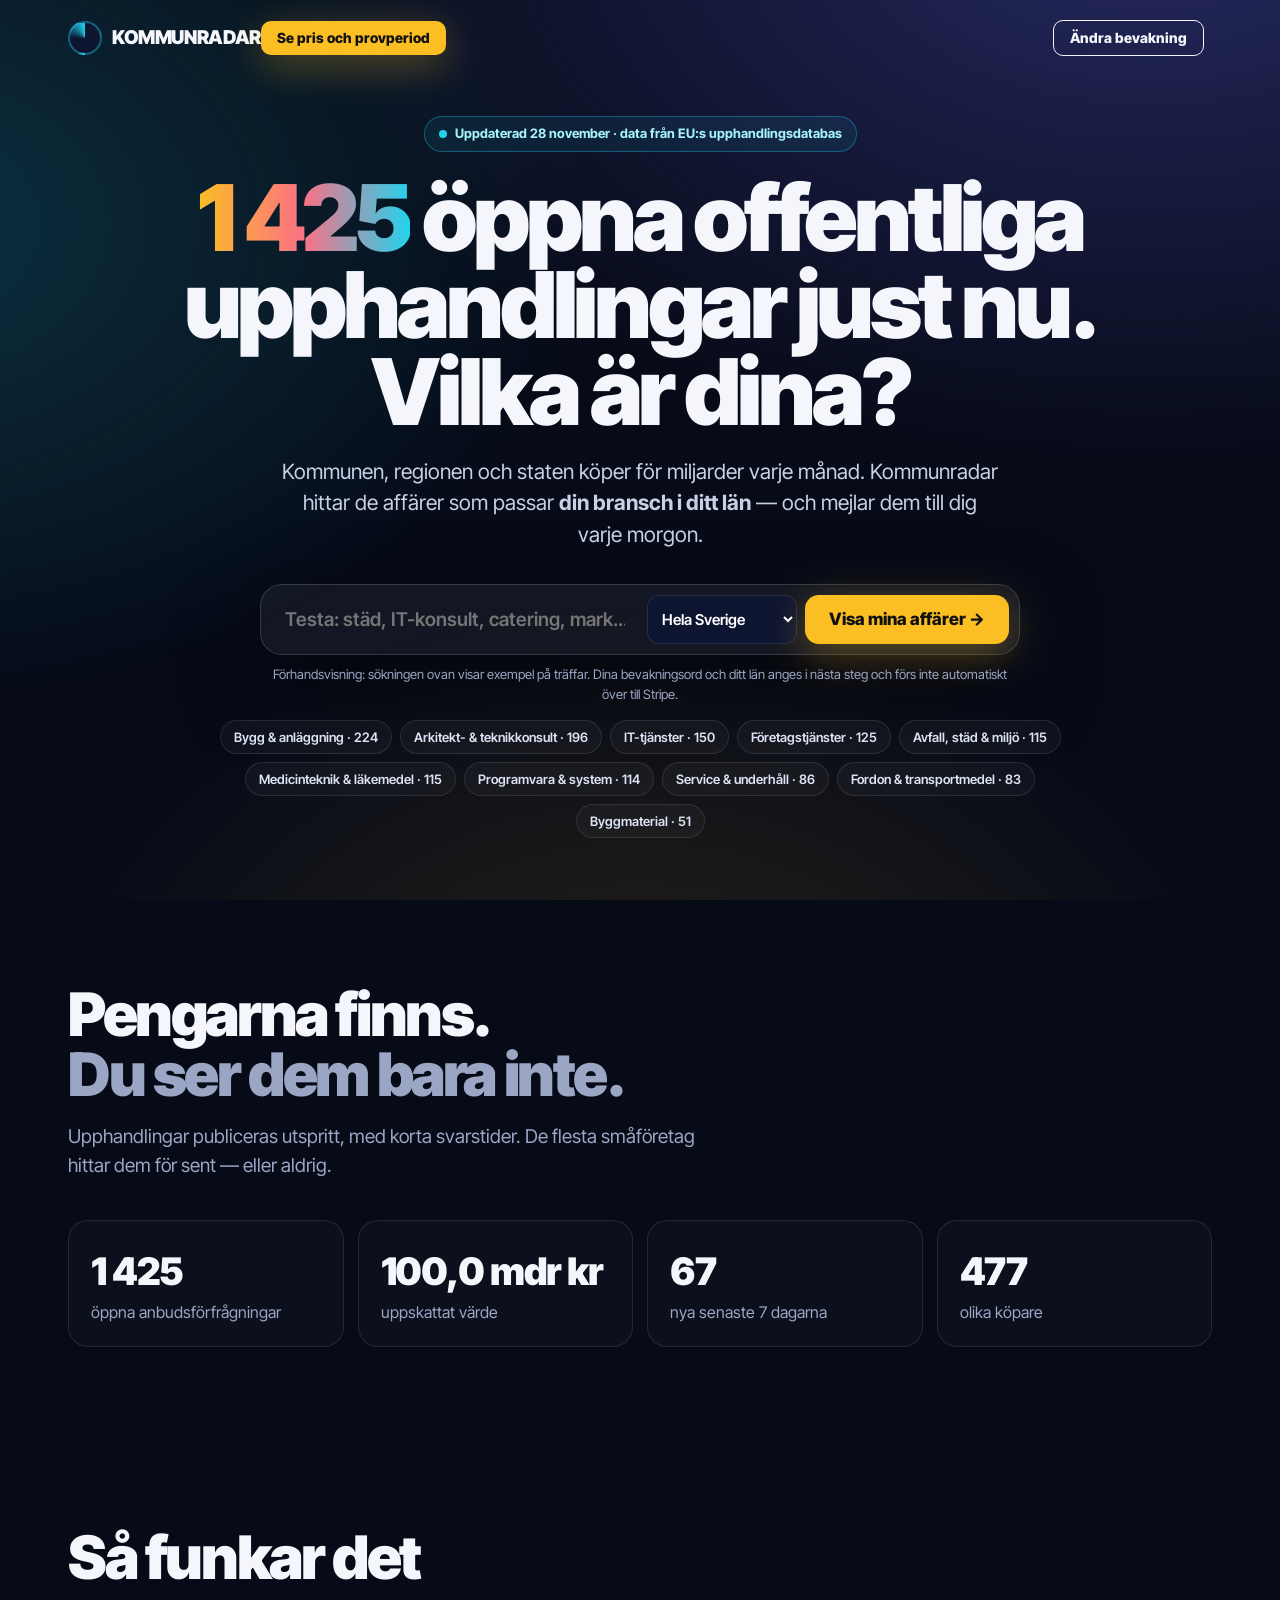
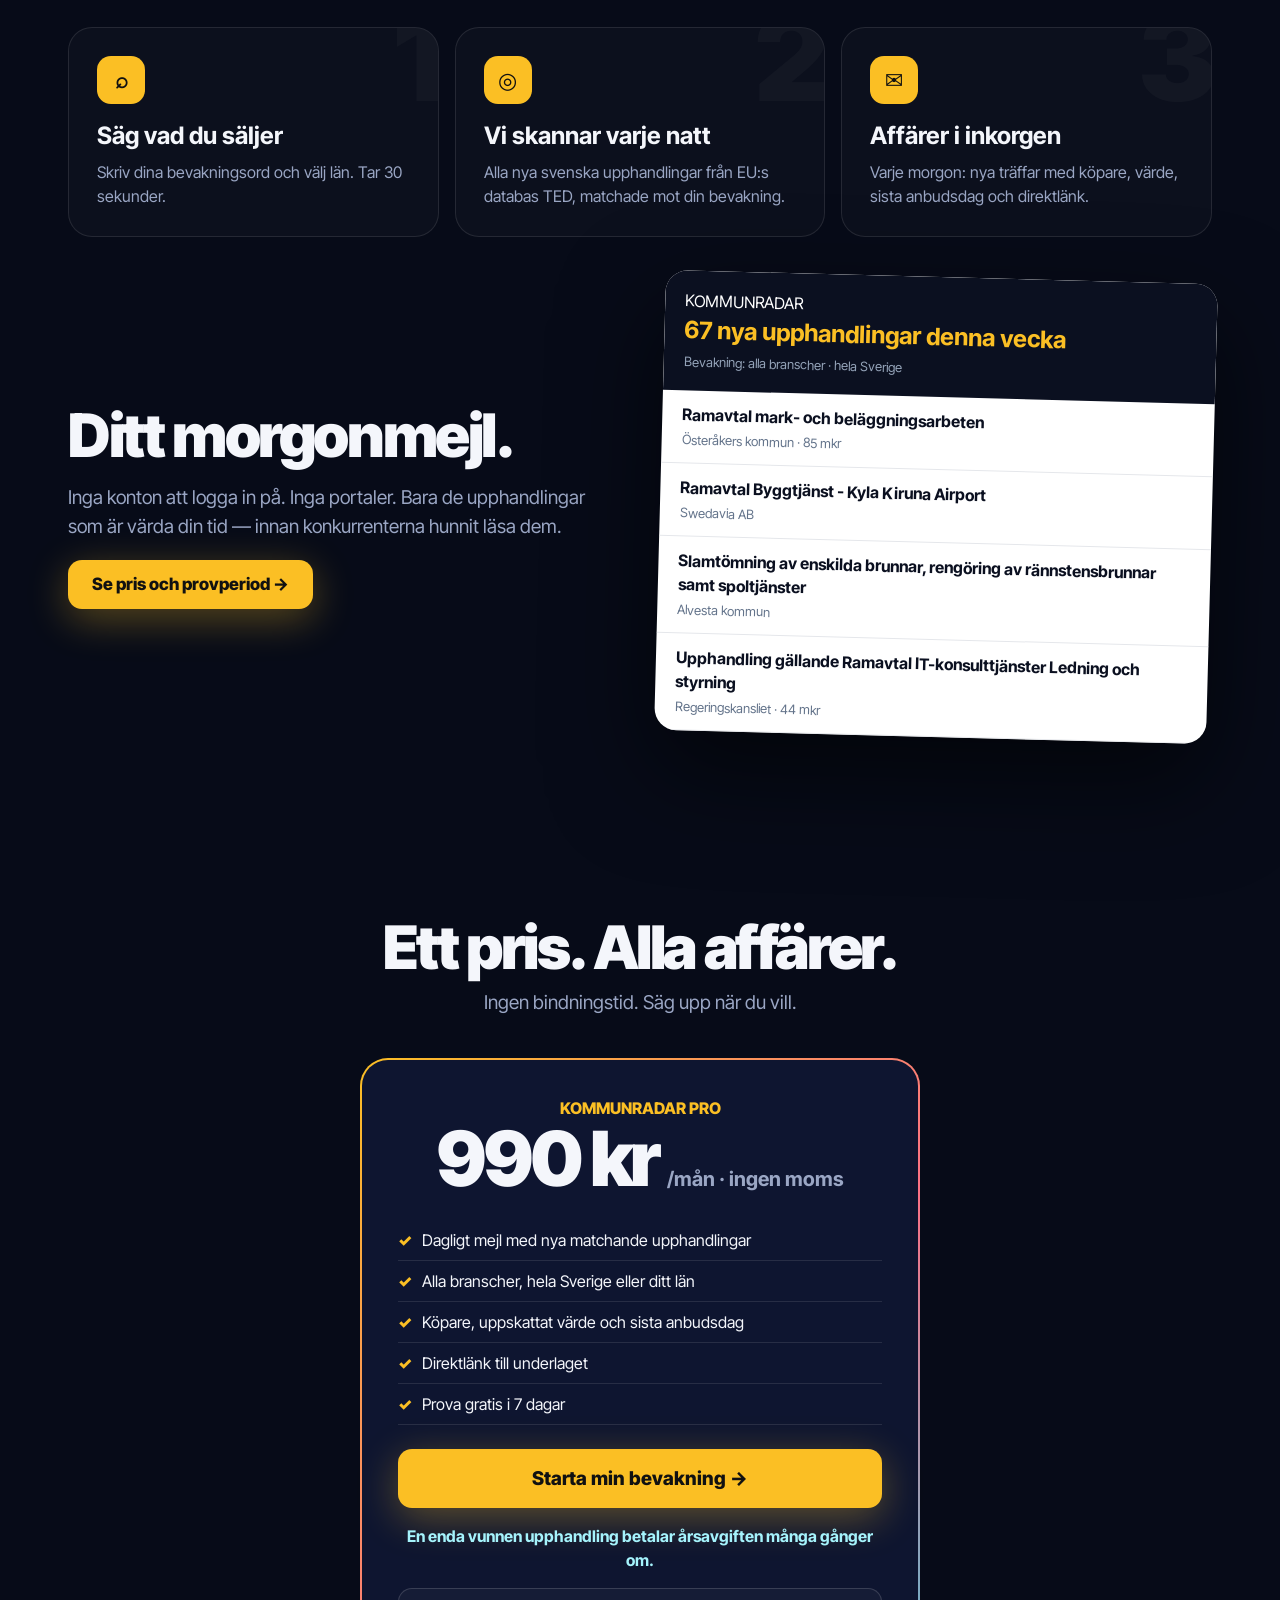
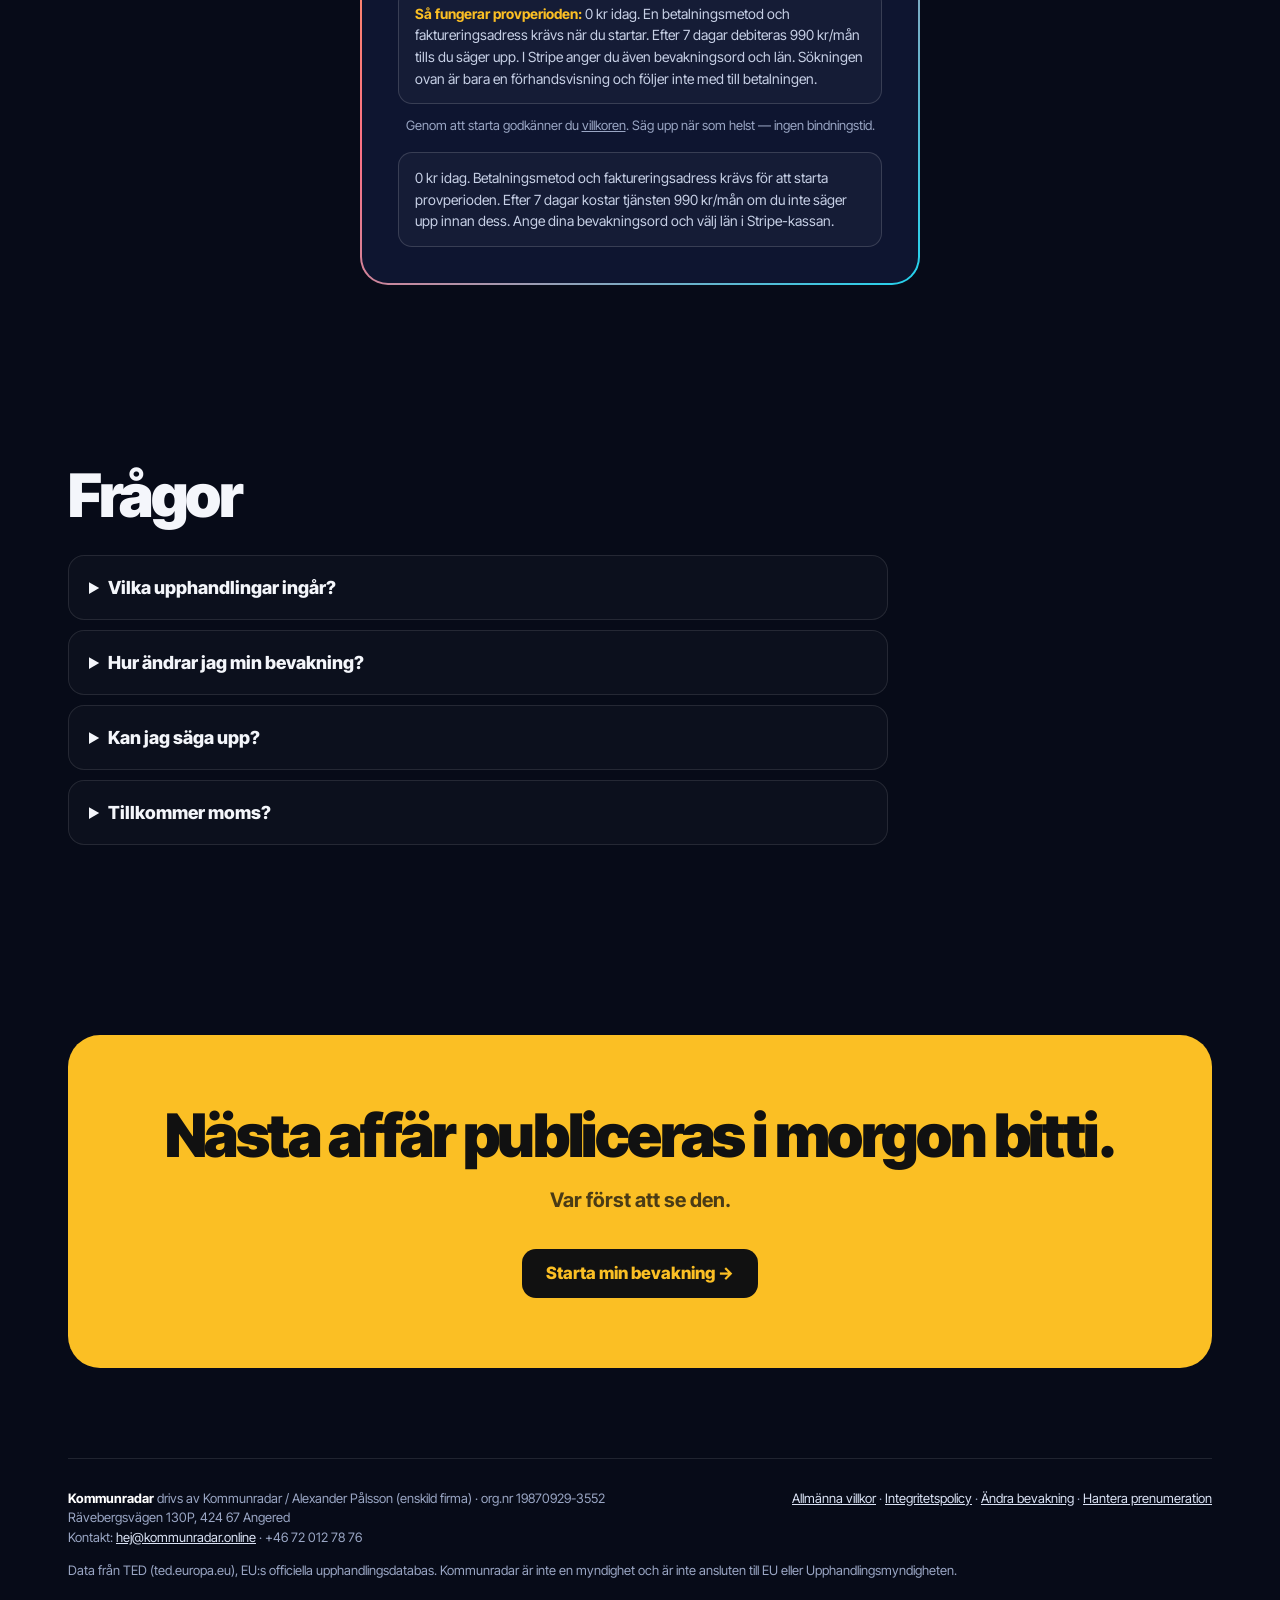
<file: index.html>
<!doctype html>
<html lang="sv"><head><meta charset="utf-8">
<meta name="viewport" content="width=device-width,initial-scale=1,viewport-fit=cover">
<title>Kommunradar — offentliga upphandlingar i din inkorg varje morgon</title>
<meta name="description" content="Alla svenska offentliga upphandlingar över EU:s tröskelvärden, filtrerade på din bransch och ditt län, i mejlen varje morgon. 990 kr/mån.">
<meta property="og:title" content="Över 1 000 öppna offentliga upphandlingar just nu. Vilka passar dig?">
<meta property="og:description" content="Kommunradar mejlar dig nya upphandlingar som matchar din bransch — varje morgon.">
<meta name="theme-color" content="#070b18">
<link rel="canonical" href="https://kommunradar.online/">
<meta property="og:url" content="https://kommunradar.online/">
<meta property="og:type" content="website">
<link rel="icon" href="favicon.svg">
<link rel="preconnect" href="https://fonts.googleapis.com"><link rel="preconnect" href="https://fonts.gstatic.com" crossorigin>
<link href="https://fonts.googleapis.com/css2?family=Inter+Tight:wght@500;700;800;900&display=swap" rel="stylesheet">
<script src="config.js"></script>
<style>
.checkout-note{margin:14px auto 0;max-width:460px;padding:12px 14px;border:1px solid #22d3ee55;border-radius:12px;background:#22d3ee10;color:#c7d0e6;font-size:13px;line-height:1.55;text-align:left}
:root{--ink:#070b18;--ink2:#0e1530;--line:#ffffff1a;--mut:#9aa6c4;--txt:#f4f6fb;--y:#fbbf24;--o:#fb7185;--c:#22d3ee;--b:#6366f1}
*{box-sizing:border-box}html{scroll-behavior:smooth}
body{margin:0;background:var(--ink);color:var(--txt);font:16px/1.5 "Inter Tight",system-ui,-apple-system,"Segoe UI",sans-serif;overflow-x:hidden}
a{color:inherit}.w{max-width:1180px;margin:auto;padding:0 18px}
.glow{position:fixed;inset:0;pointer-events:none;background:radial-gradient(55rem 35rem at 90% -10%,#6366f155,transparent),radial-gradient(45rem 30rem at -10% 25%,#22d3ee33,transparent),radial-gradient(40rem 30rem at 50% 120%,#fbbf2422,transparent)}
header{display:flex;justify-content:space-between;align-items:center;padding:20px 0;position:relative}
.logo{display:flex;gap:10px;align-items:center;font-weight:900;letter-spacing:-.02em;font-size:19px;text-decoration:none}
.radar{width:34px;height:34px;border-radius:50%;background:conic-gradient(from 0deg,#22d3ee00 0 270deg,#22d3ee 360deg),#0e1530;border:2px solid #22d3ee66;animation:spin 3s linear infinite}
@keyframes spin{to{transform:rotate(360deg)}}
.btn{display:inline-flex;align-items:center;gap:8px;border:0;border-radius:14px;padding:16px 24px;font:800 17px/1 "Inter Tight",system-ui,sans-serif;text-decoration:none;cursor:pointer;transition:transform .15s,box-shadow .15s}
.btn:hover{transform:translateY(-2px)}.y{background:var(--y);color:#111;box-shadow:0 10px 40px #fbbf2455}.g{border:1px solid var(--line);color:var(--txt);background:#ffffff08}
.sm{padding:10px 16px;font-size:14px;border-radius:10px}
.checkout-note{max-width:520px;margin:16px auto 0;padding:14px 16px;border:1px solid #ffffff26;border-radius:14px;background:#ffffff08;color:#c7d0e6;font-size:14px;text-align:left}
.checkout-note strong{color:var(--y)}
.preview-note{max-width:760px;margin:10px auto 0;color:var(--mut);font-size:13px}
.hero{position:relative;padding:40px 0 30px;text-align:center}
.pill{display:inline-flex;gap:8px;align-items:center;border:1px solid #22d3ee55;background:#22d3ee14;color:#a5f3fc;border-radius:99px;padding:7px 14px;font-size:13px;font-weight:700}
.dot{width:8px;height:8px;border-radius:50%;background:#22d3ee;box-shadow:0 0 0 0 #22d3eeaa;animation:ping 1.6s infinite}@keyframes ping{70%{box-shadow:0 0 0 10px #22d3ee00}}
h1{font-size:clamp(42px,7.5vw,92px);line-height:.95;letter-spacing:-.045em;margin:22px auto 0;max-width:1000px;font-weight:900}
.num{background:linear-gradient(90deg,var(--y),var(--o),var(--c));-webkit-background-clip:text;background-clip:text;color:transparent}
.lead{font-size:clamp(17px,2vw,21px);color:#c7d0e6;max-width:720px;margin:20px auto 0}
.search{max-width:760px;margin:34px auto 0;background:#ffffff0d;border:1px solid #ffffff26;border-radius:22px;padding:10px;display:flex;gap:8px;box-shadow:0 30px 80px #0008}
.search input{flex:1;min-width:0;background:transparent;border:0;outline:0;color:#fff;font:600 19px "Inter Tight",system-ui,sans-serif;padding:12px 14px}
.search select{background:#0e1530;color:#fff;border:1px solid var(--line);border-radius:12px;padding:0 10px;font:600 15px "Inter Tight",system-ui,sans-serif;max-width:38%}
.chips{display:flex;gap:8px;flex-wrap:wrap;justify-content:center;margin:16px auto 0;max-width:900px}
.chip{border:1px solid var(--line);background:#ffffff08;color:#dbe3f5;border-radius:99px;padding:8px 13px;font:600 13px "Inter Tight",system-ui,sans-serif;cursor:pointer}
.chip:hover,.chip.on{background:var(--y);color:#111;border-color:var(--y)}
.res{max-width:900px;margin:26px auto 0;text-align:left;position:relative}
.rhead{display:flex;justify-content:space-between;align-items:end;margin-bottom:10px;gap:10px;flex-wrap:wrap}
.big{font-size:40px;font-weight:900;letter-spacing:-.03em}
.card{background:linear-gradient(180deg,#121a38,#0d1430);border:1px solid var(--line);border-radius:16px;padding:16px 18px;margin-bottom:10px;display:grid;grid-template-columns:1fr auto;gap:10px}
.card a{font-weight:800;font-size:17px;text-decoration:none}.card a:hover{color:var(--y)}
.meta{color:var(--mut);font-size:14px;margin-top:4px}.val{font-weight:900;color:var(--y);white-space:nowrap;text-align:right}
.dl{font-size:12px;color:#fda4af;font-weight:700}
.lock{position:relative}.lock .card{filter:blur(6px);opacity:.6;user-select:none;pointer-events:none}
.gate{position:absolute;inset:0;display:grid;place-items:center;text-align:center;background:linear-gradient(180deg,#070b1800,#070b18 70%)}
.gate div{max-width:520px;padding:20px}
section{padding:90px 0;position:relative}
h2{font-size:clamp(34px,5vw,60px);line-height:1;letter-spacing:-.04em;margin:0;font-weight:900}
.sub{color:var(--mut);font-size:19px;max-width:640px}
.stats{display:grid;grid-template-columns:repeat(4,1fr);gap:14px;margin-top:40px}
.stat{border:1px solid var(--line);border-radius:20px;padding:22px;background:#ffffff06}.stat b{display:block;font-size:38px;font-weight:900;letter-spacing:-.03em}.stat span{color:var(--mut)}
.steps{display:grid;grid-template-columns:repeat(3,1fr);gap:16px;margin-top:40px}
.step{border:1px solid var(--line);border-radius:24px;padding:28px;background:#ffffff06;position:relative;overflow:hidden}
.step i{position:absolute;right:-6px;top:-30px;font:900 120px/1 "Inter Tight",system-ui,sans-serif;color:#ffffff08;font-style:normal}
.step h3{font-size:24px;margin:14px 0 6px}.step p{color:var(--mut);margin:0}
.ico{width:48px;height:48px;border-radius:14px;display:grid;place-items:center;background:var(--y);color:#111;font-weight:900;font-size:22px}
.mail{margin-top:40px;display:grid;grid-template-columns:1fr 1fr;gap:40px;align-items:center}
.inbox{background:#fff;color:#0b1020;border-radius:22px;overflow:hidden;box-shadow:0 40px 100px #0009;transform:rotate(1.5deg)}
.inbox .top{background:#0b1020;color:#fff;padding:18px 20px}.inbox .top b{color:var(--y);font-size:24px;display:block}
.inbox .row{padding:12px 20px;border-bottom:1px solid #e5e7eb}.inbox .row b{display:block}.inbox .row span{color:#64748b;font-size:13px}
.price{max-width:560px;margin:40px auto 0;border-radius:28px;padding:2px;background:linear-gradient(135deg,var(--y),var(--o),var(--c))}
.price>div{background:var(--ink2);border-radius:26px;padding:36px;text-align:center}
.amt{font-size:76px;font-weight:900;letter-spacing:-.05em;line-height:1}.amt small{font-size:20px;color:var(--mut);font-weight:700;letter-spacing:0;margin-left:6px}
.price ul{list-style:none;padding:0;margin:24px 0;text-align:left}.price li{padding:8px 0;border-bottom:1px solid var(--line)}.price li:before{content:"✓";color:var(--y);font-weight:900;margin-right:10px}
.roi{margin-top:16px;color:#a5f3fc;font-weight:700}
details{border:1px solid var(--line);border-radius:16px;padding:18px 20px;margin-bottom:10px;background:#ffffff06}summary{cursor:pointer;font-weight:800;font-size:18px}details p{color:var(--mut);margin:10px 0 0}
.final{border-radius:32px;background:var(--y);color:#111;text-align:center;padding:70px 20px;position:relative;overflow:hidden}
.final h2{color:#111}.final .btn{background:#111;color:var(--y)}
footer{color:var(--mut);font-size:13px;padding:30px 0 110px;border-top:1px solid var(--line)}
footer a{color:#dbe3f5}
.sticky{position:fixed;left:0;right:0;bottom:0;padding:10px 12px;background:#070b18ee;backdrop-filter:blur(8px);border-top:1px solid var(--line);display:none;z-index:9}
.sticky .btn{width:100%;justify-content:center}
@media(max-width:820px){.stats{grid-template-columns:repeat(2,1fr)}.steps,.mail{grid-template-columns:1fr}.search{flex-wrap:wrap}.search select{max-width:none;flex:1;padding:12px}.search .btn{width:100%;justify-content:center}.sticky{display:block}.hide-m{display:none}.card{grid-template-columns:1fr}.val{text-align:left}}
@media(prefers-reduced-motion:reduce){.radar,.dot{animation:none}}
</style></head><body><div class="glow"></div>
<div class="w">
<header><a class="logo" href="#"><span class="radar"></span>KOMMUNRADAR</a><a class="btn y sm hide-m" href="#pris">Se pris och provperiod</a></header>

<div class="hero">
  <span class="pill"><span class="dot"></span><span id="upd">Uppdateras varje morgon från EU:s upphandlingsdatabas</span></span>
  <h1><span class="num" id="cnt">Över 1 000</span> öppna offentliga upphandlingar just nu. Vilka är dina?</h1>
  <p class="lead">Kommunen, regionen och staten köper för miljarder varje månad. Kommunradar hittar de affärer som passar <b>din bransch i ditt län</b> — och mejlar dem till dig varje morgon.</p>
  <form class="search" id="f" onsubmit="return false">
    <input id="q" placeholder="Testa: städ, IT-konsult, catering, mark…" autocomplete="off" aria-label="Sökord">
    <select id="lan" aria-label="Län"><option value="">Hela Sverige</option></select>
    <input type="text" name="website" tabindex="-1" autocomplete="off" aria-hidden="true" style="position:absolute;left:-10000px;width:1px;height:1px">
    <button class="btn y" type="button" id="go">Visa mina affärer →</button>
  </form>
  <p class="preview-note">Förhandsvisning: sökningen ovan visar exempel på träffar. Dina bevakningsord och ditt län anges i nästa steg och förs inte automatiskt över till Stripe.</p>
  <div class="chips" id="chips"></div>
  <div class="res" id="res"></div>
</div>

<section>
  <h2>Pengarna finns.<br><span style="color:var(--mut)">Du ser dem bara inte.</span></h2>
  <p class="sub">Upphandlingar publiceras utspritt, med korta svarstider. De flesta småföretag hittar dem för sent — eller aldrig.</p>
  <div class="stats">
    <div class="stat"><b id="s1">—</b><span>öppna anbudsförfrågningar</span></div>
    <div class="stat"><b id="s2">—</b><span>uppskattat värde</span></div>
    <div class="stat"><b id="s3">—</b><span>nya senaste 7 dagarna</span></div>
    <div class="stat"><b id="s4">—</b><span>olika köpare</span></div>
  </div>
</section>

<section>
  <h2>Så funkar det</h2>
  <div class="steps">
    <div class="step"><i>1</i><div class="ico">⌕</div><h3>Säg vad du säljer</h3><p>Skriv dina bevakningsord och välj län. Tar 30 sekunder.</p></div>
    <div class="step"><i>2</i><div class="ico">◎</div><h3>Vi skannar varje natt</h3><p>Alla nya svenska upphandlingar från EU:s databas TED, matchade mot din bevakning.</p></div>
    <div class="step"><i>3</i><div class="ico">✉</div><h3>Affärer i inkorgen</h3><p>Varje morgon: nya träffar med köpare, värde, sista anbudsdag och direktlänk.</p></div>
  </div>
  <div class="mail">
    <div><h2>Ditt morgonmejl.</h2><p class="sub">Inga konton att logga in på. Inga portaler. Bara de upphandlingar som är värda din tid — innan konkurrenterna hunnit läsa dem.</p><a class="btn y" href="#pris">Se pris och provperiod →</a></div>
    <div class="inbox"><div class="top">KOMMUNRADAR<b id="mailn">7 nya upphandlingar för dig</b><span style="color:#94a3b8;font-size:13px" id="mailq">Bevakning: städ · Stockholm</span></div><div id="mailrows"></div></div>
  </div>
</section>

<section id="pris">
  <h2 style="text-align:center">Ett pris. Alla affärer.</h2>
  <p class="sub" style="text-align:center;margin:12px auto 0">Ingen bindningstid. Säg upp när du vill.</p>
  <div class="price"><div>
    <div style="font-weight:800;color:var(--y)">KOMMUNRADAR PRO</div>
    <div class="amt">990 kr<small> /mån · ingen moms</small></div>
    <ul><li>Dagligt mejl med nya matchande upphandlingar</li><li>Alla branscher, hela Sverige eller ditt län</li><li>Köpare, uppskattat värde och sista anbudsdag</li><li>Direktlänk till underlaget</li><li id="trialli">Prova gratis i 7 dagar</li></ul>
    <a class="btn y" data-buy href="#" style="width:100%;justify-content:center;font-size:19px;padding:20px">Starta min bevakning →</a>
    <div class="roi">En enda vunnen upphandling betalar årsavgiften många gånger om.</div>
    <div class="checkout-note" role="note"><strong>Så fungerar provperioden:</strong> 0 kr idag. En betalningsmetod och faktureringsadress krävs när du startar. Efter 7 dagar debiteras 990 kr/mån tills du säger upp. I Stripe anger du även bevakningsord och län. Sökningen ovan är bara en förhandsvisning och följer inte med till betalningen.</div>
    <div style="color:var(--mut);font-size:13px;margin-top:12px">Genom att starta godkänner du <a href="villkor.html">villkoren</a>. Säg upp när som helst — ingen bindningstid.</div>
    <div class="checkout-note" id="checkout-note">0 kr idag. Betalningsmetod och faktureringsadress krävs för att starta provperioden. Efter 7 dagar kostar tjänsten 990 kr/mån om du inte säger upp innan dess.</div>
  </div></div>
</section>

<section>
  <h2>Frågor</h2>
  <div style="margin-top:30px;max-width:820px">
    <details><summary>Vilka upphandlingar ingår?</summary><p>Alla svenska anbudsförfrågningar som publiceras i TED, EU:s officiella databas — det vill säga upphandlingar över EU:s tröskelvärden från kommuner, regioner, myndigheter och kommunala bolag. Mindre direktupphandlingar under tröskelvärdena publiceras inte där.</p></details>
    <details><summary>Hur ändrar jag min bevakning?</summary><p>Svara på valfritt morgonmejl med dina nya ord eller län, så uppdaterar vi den.</p></details>
    <details><summary>Kan jag säga upp?</summary><p>Ja, när som helst. Ingen bindningstid — prenumerationen löper månad för månad.</p></details>
    <details><summary>Tillkommer moms?</summary><p>Nej. Priset är 990 kr per månad, och det är det du betalar. Kommunradar är inte momsregistrerat, så ingen moms läggs på. Du får kvitto per mejl från Stripe.</p></details>
  </div>
</section>

<section><div class="final"><h2>Nästa affär publiceras i morgon bitti.</h2><p style="font-size:20px;font-weight:700;opacity:.75">Var först att se den.</p><a class="btn" data-buy href="#" style="margin-top:14px">Starta min bevakning →</a></div></section>

<footer><div style="display:flex;justify-content:space-between;gap:24px;flex-wrap:wrap">
  <div><b style="color:#fff">Kommunradar</b> drivs av <span data-co="name"></span> · org.nr <span data-co="orgnr"></span><br><span data-co="address"></span><br>Kontakt: <a data-co="email"></a><span data-row> · <span data-co="phone" data-optional></span></span></div>
  <div><a href="villkor.html">Allmänna villkor</a> · <a href="integritet.html">Integritetspolicy</a> · <a data-portal>Hantera prenumeration</a></div>
</div>
<div style="margin-top:14px">Data från TED (ted.europa.eu), EU:s officiella upphandlingsdatabas. Kommunradar är inte en myndighet och är inte ansluten till EU eller Upphandlingsmyndigheten.</div></footer>
</div>
<div class="sticky"><a class="btn y" href="#pris">7 dagar gratis · 990 kr/mån →</a></div>

<script>
const $=id=>document.getElementById(id),E=s=>String(s??'').replace(/[&<>"']/g,c=>({'&':'&amp;','<':'&lt;','>':'&gt;','"':'&quot;',"'":'&#39;'}[c]));
const CFG=window.KOMMUNRADAR||{};const FREE=3;
const CHECKOUT_API_ENABLED = CFG.checkoutApiEnabled === true;
const CHECKOUT_API_URL = CFG.checkoutApiUrl || '/api/create-checkout-session';
window.__krPageLoadedAt = Date.now();
const checkoutNote = $('checkout-note');
if(checkoutNote)checkoutNote.textContent = CHECKOUT_API_ENABLED
  ? '0 kr idag. Betalningsmetod och faktureringsadress krävs för att starta provperioden. Efter 7 dagar kostar tjänsten 990 kr/mån om du inte säger upp innan dess. Dina valda bevakningsord och län följer med automatiskt till kassan.'
  : '0 kr idag. Betalningsmetod och faktureringsadress krävs för att starta provperioden. Efter 7 dagar kostar tjänsten 990 kr/mån om du inte säger upp innan dess. Ange dina bevakningsord och välj län i Stripe-kassan.';
const fmt=n=>n.toLocaleString('sv-SE');
const mkr=v=>!v?'':v>=1e9?(v/1e9).toFixed(1).replace('.',',')+' mdr kr':v>=1e6?Math.round(v/1e6)+' mkr':Math.round(v/1e3)+' tkr';
const days=d=>{if(!d)return null;const x=Math.ceil((new Date(d)-new Date())/864e5);return x};
// Legacy Payment Link remains the safe fallback until the server endpoint is deployed and enabled.
async function startCheckout(trigger){
  if(!CHECKOUT_API_ENABLED){if(CFG.paymentLink)location.assign(CFG.paymentLink);else location.hash='#pris';return;}
  if(trigger?.dataset.busy==='1')return;
  if(trigger){trigger.dataset.busy='1';trigger.setAttribute('aria-disabled','true');}
  try{
    const response=await fetch(CHECKOUT_API_URL,{method:'POST',headers:{'Content-Type':'application/json'},credentials:'omit',body:JSON.stringify({
      keywords:$('q')?.value||'',lan:$('lan')?.value||'',pageLoadedAt:window.__krPageLoadedAt,
      website:document.querySelector('[name="website"]')?.value||''
    })});
    const result=await response.json().catch(()=>({}));
    if(!response.ok)throw new Error(result.error||'Checkout kunde inte startas. Försök igen.');
    if(typeof result.url!=='string'||!result.url.startsWith('https://checkout.stripe.com/'))throw new Error('Stripe returnerade ingen giltig checkout-länk.');
    location.assign(result.url);
  }catch(error){
    alert(error?.message||'Checkout kunde inte startas. Försök igen.');
    if(trigger){delete trigger.dataset.busy;trigger.removeAttribute('aria-disabled');}
  }
}
document.querySelectorAll('[data-buy]').forEach(a=>{
  if(CHECKOUT_API_ENABLED){a.href='#pris';a.addEventListener('click',event=>{event.preventDefault();startCheckout(a);});}
  else if(CFG.paymentLink)a.href=CFG.paymentLink;
  else a.href='#pris';
});
if(CFG.trialDays===0)$('trialli').remove();else if(CFG.trialDays>0)$('trialli').textContent=`Prova gratis i ${CFG.trialDays} dagar`;
let L=[];
function card(l){const d=days(l.deadline);return `<div class="card"><div><a href="${E(l.url)}" target="_blank" rel="noopener">${E(l.title)}</a><div class="meta">${E(l.buyer)}${l.region?' · '+E(l.region):''}${l.categories?.length?' · '+E(l.categories[0]):''}</div>${d!==null&&d>=0?`<div class="dl">Sista anbudsdag om ${d} ${d===1?'dag':'dagar'}</div>`:''}</div><div class="val">${mkr(l.value_sek)}</div></div>`}
function search(){
  const words=$('q').value.toLowerCase().split(/[,;]+/).map(s=>s.trim()).filter(s=>s.length>1),lan=$('lan').value;
  const hits=L.filter(l=>(!lan||!(l.regions||[l.region]).filter(Boolean).length||(l.regions||[l.region]).includes(lan))&&(!words.length||words.some(w=>(l.title+' '+l.buyer+' '+l.city+' '+(l.categories||[]).join(' ')).toLowerCase().includes(w))));
  const value=hits.reduce((s,l)=>s+(l.value_sek||0),0);
  if(!words.length&&!lan){$('res').innerHTML='';return}
  $('res').innerHTML=`<div class="rhead"><div><div class="big">${fmt(hits.length)} öppna affärer</div><div class="meta">${value?'värda ca '+mkr(value)+' · ':''}${E(words.join(', ')||'alla branscher')} · ${E(lan||'hela Sverige')}</div></div></div>`+
   (hits.length?hits.slice(0,FREE).map(card).join(''):'<p class="meta">Inga öppna just nu — men nya publiceras varje dag. Starta bevakning så får du dem direkt.</p>')+
   (hits.length>FREE?`<div class="lock">${hits.slice(FREE,FREE+3).map(card).join('')}<div class="gate"><div><div class="big" style="font-size:30px">+${fmt(hits.length-FREE)} till som matchar dig</div><p class="meta">Få alla — och varje ny träff — i mejlen varje morgon.</p><button class="btn y" type="button" data-checkout>Starta bevakning →</button></div></div></div>`:'')+
   `<div style="margin-top:14px"><button class="btn y" type="button" data-checkout>Starta bevakning med dessa val →</button></div>`;
  const top=hits.slice(0,4);$('mailn').textContent=`${hits.length} nya upphandlingar för dig`;$('mailq').textContent='Bevakning: '+(words.join(', ')||'alla')+' · '+(lan||'hela Sverige');$('mailrows').innerHTML=top.map(l=>`<div class="row"><b>${E(l.title)}</b><span>${E(l.buyer)}${l.value_sek?' · '+mkr(l.value_sek):''}</span></div>`).join('');
}
$('go').onclick=search;$('q').addEventListener('input',()=>{clearTimeout(window._t);window._t=setTimeout(search,250)});$('lan').onchange=search;
$('res').addEventListener('click',event=>{const button=event.target.closest('[data-checkout]');if(button){event.preventDefault();startCheckout(button);}});
const DATA=CFG.dataUrl||'https://raw.githubusercontent.com/studiolex031/kommunradar-feed/main/leads.json';
const getJSON=u=>fetch(u,{cache:'no-store'}).then(r=>{if(!r.ok)throw r.status;return r.json()});
// Freshest of: the copy GitHub updates every morning, and the copy uploaded with the site.
Promise.allSettled([getJSON(DATA),getJSON('leads.json')]).then(rs=>{const ok=rs.filter(r=>r.status==='fulfilled'&&(r.value.leads||[]).every(l=>'region' in l)).map(r=>r.value).sort((a,b)=>String(b.updated).localeCompare(String(a.updated)));if(!ok.length)throw 'no data';return ok[0]}).then(d=>{
  L=d.leads||[];const n=L.length;$('cnt').textContent=fmt(n);$('s1').textContent=fmt(n);
  $('s2').textContent=mkr(L.reduce((s,l)=>s+(l.value_sek||0),0));
  const wk=new Date(Date.now()-7*864e5).toISOString().slice(0,10);$('s3').textContent=fmt(L.filter(l=>l.published>=wk).length);
  $('s4').textContent=fmt(new Set(L.map(l=>l.buyer)).size);
  $('upd').textContent='Uppdaterad '+new Date(d.updated).toLocaleDateString('sv-SE',{day:'numeric',month:'long'})+' · data från EU:s upphandlingsdatabas';
  [...new Set(L.flatMap(l=>l.regions||[l.region]).filter(Boolean))].sort((a,b)=>a.localeCompare(b,'sv')).forEach(r=>$('lan').add(new Option(r,r)));
  const cats={};L.forEach(l=>(l.categories||[]).forEach(c=>cats[c]=(cats[c]||0)+1));
  $('chips').innerHTML=Object.entries(cats).sort((a,b)=>b[1]-a[1]).slice(0,10).map(([c,k])=>`<button class="chip" data-c="${E(c)}">${E(c)} · ${k}</button>`).join('');
  document.querySelectorAll('.chip').forEach(b=>b.onclick=()=>{document.querySelectorAll('.chip').forEach(x=>x.classList.remove('on'));b.classList.add('on');$('q').value=b.dataset.c;search();$('res').scrollIntoView({behavior:'smooth',block:'start'})});
  const sample=L.slice(0,4);$('mailrows').innerHTML=sample.map(l=>`<div class="row"><b>${E(l.title)}</b><span>${E(l.buyer)}${l.value_sek?' · '+mkr(l.value_sek):''}</span></div>`).join('');$('mailn').textContent=`${L.filter(l=>l.published>=wk).length} nya upphandlingar denna vecka`;$('mailq').textContent='Bevakning: alla branscher · hela Sverige';
}).catch(()=>{$('upd').textContent='Uppdateras varje morgon'});
</script>
<script src="site.js"></script>
</body></html>
</file>
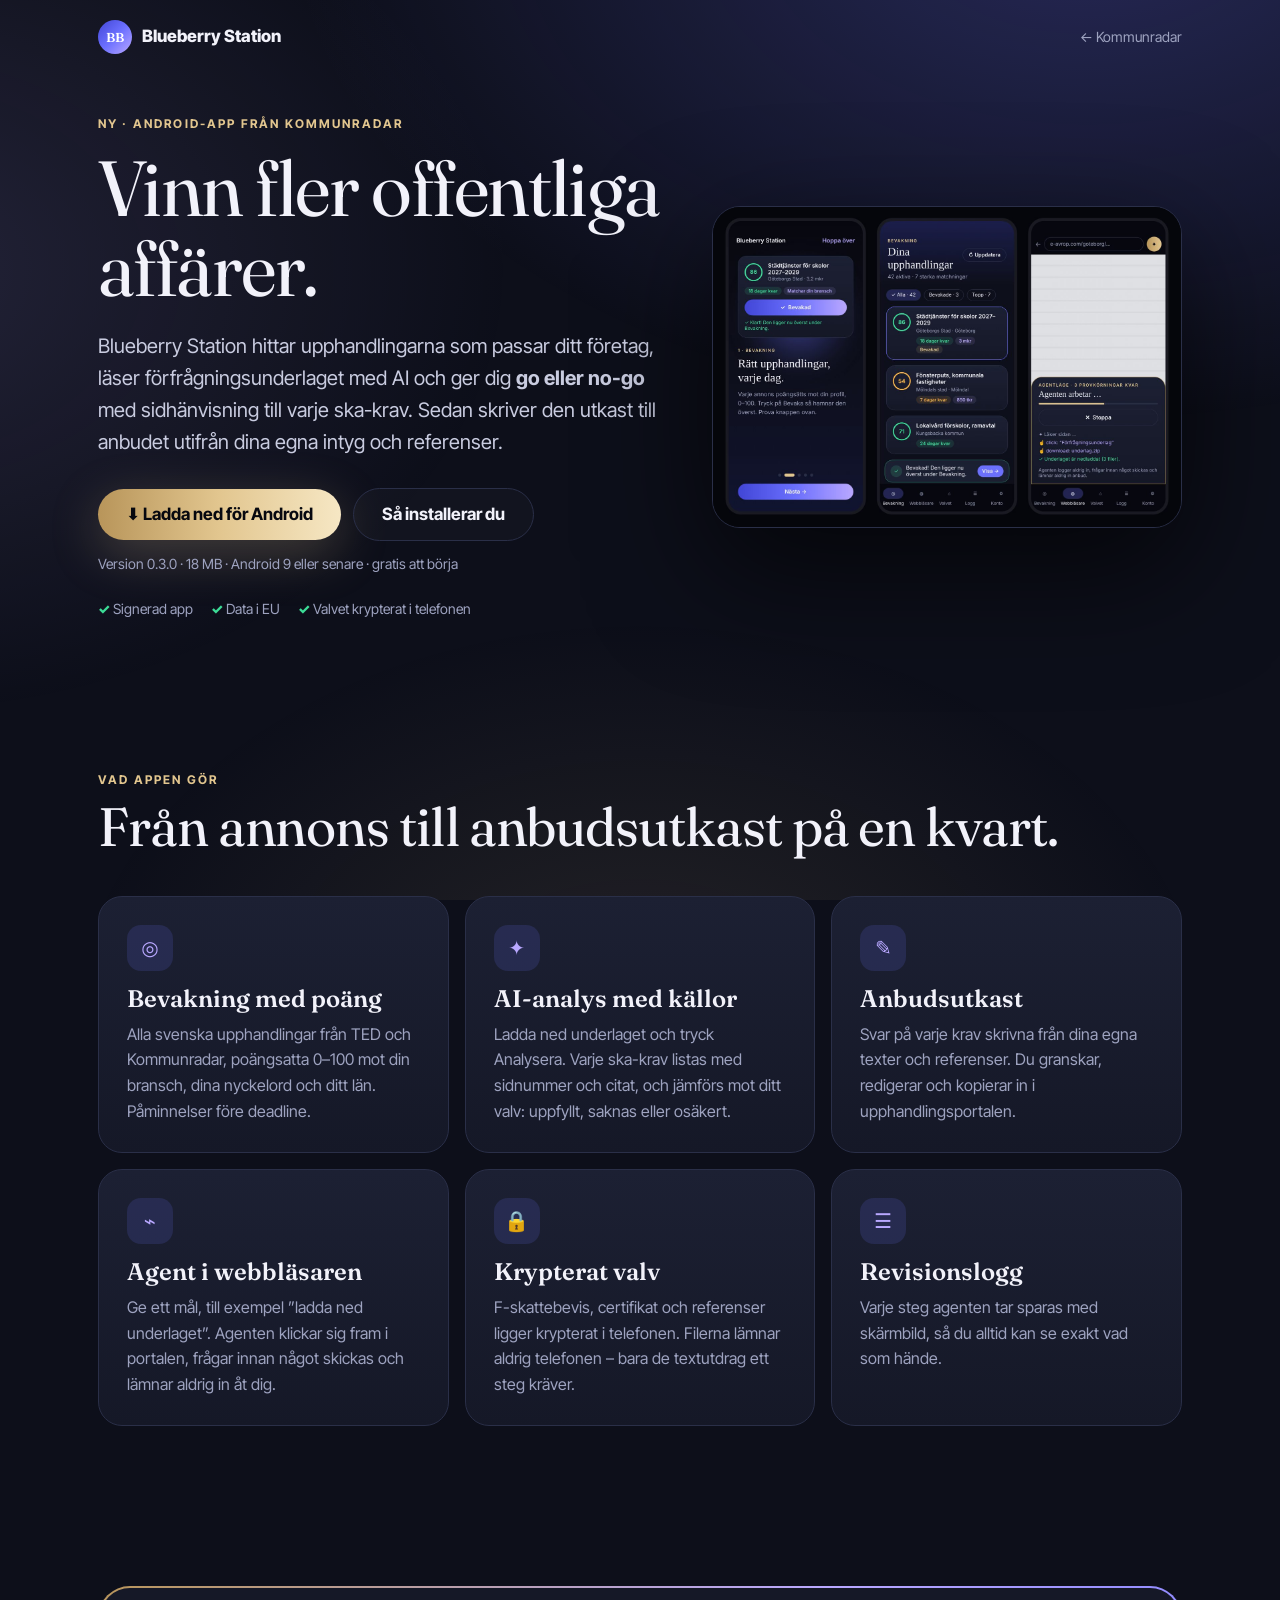
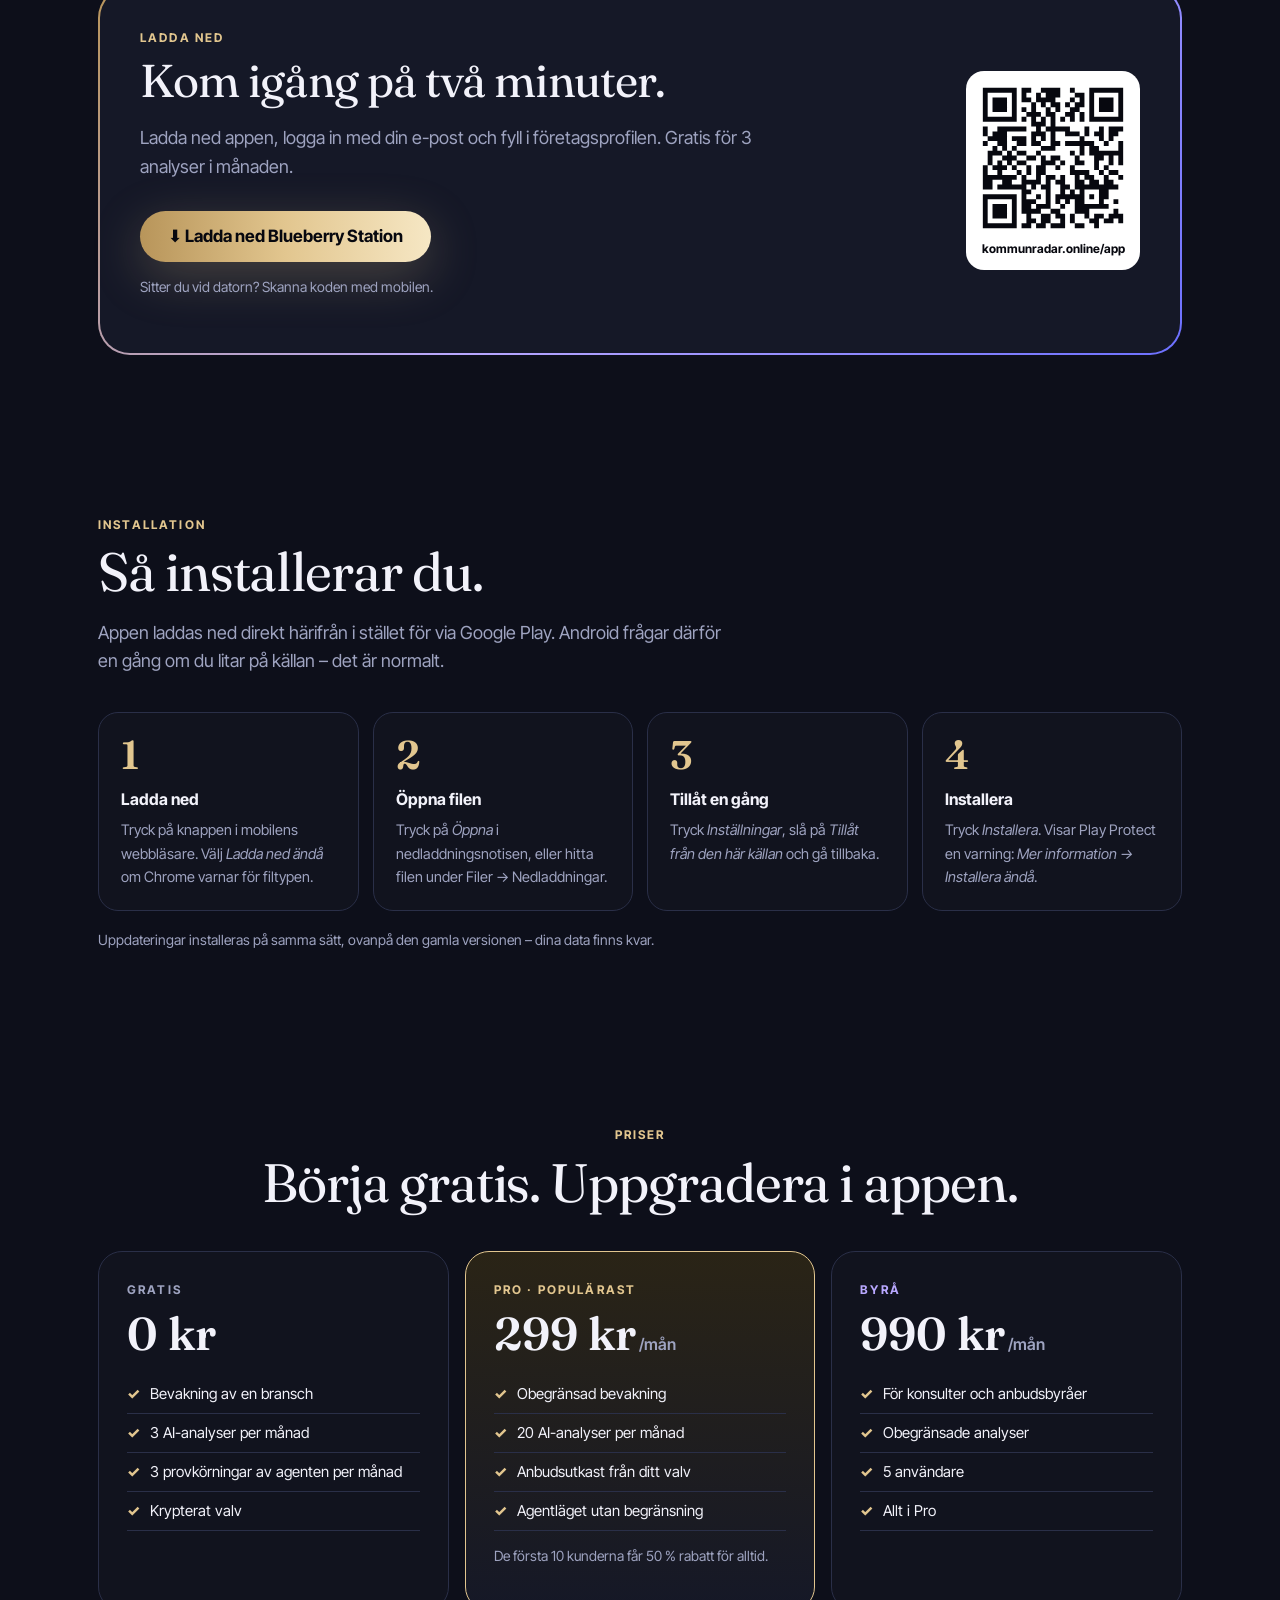
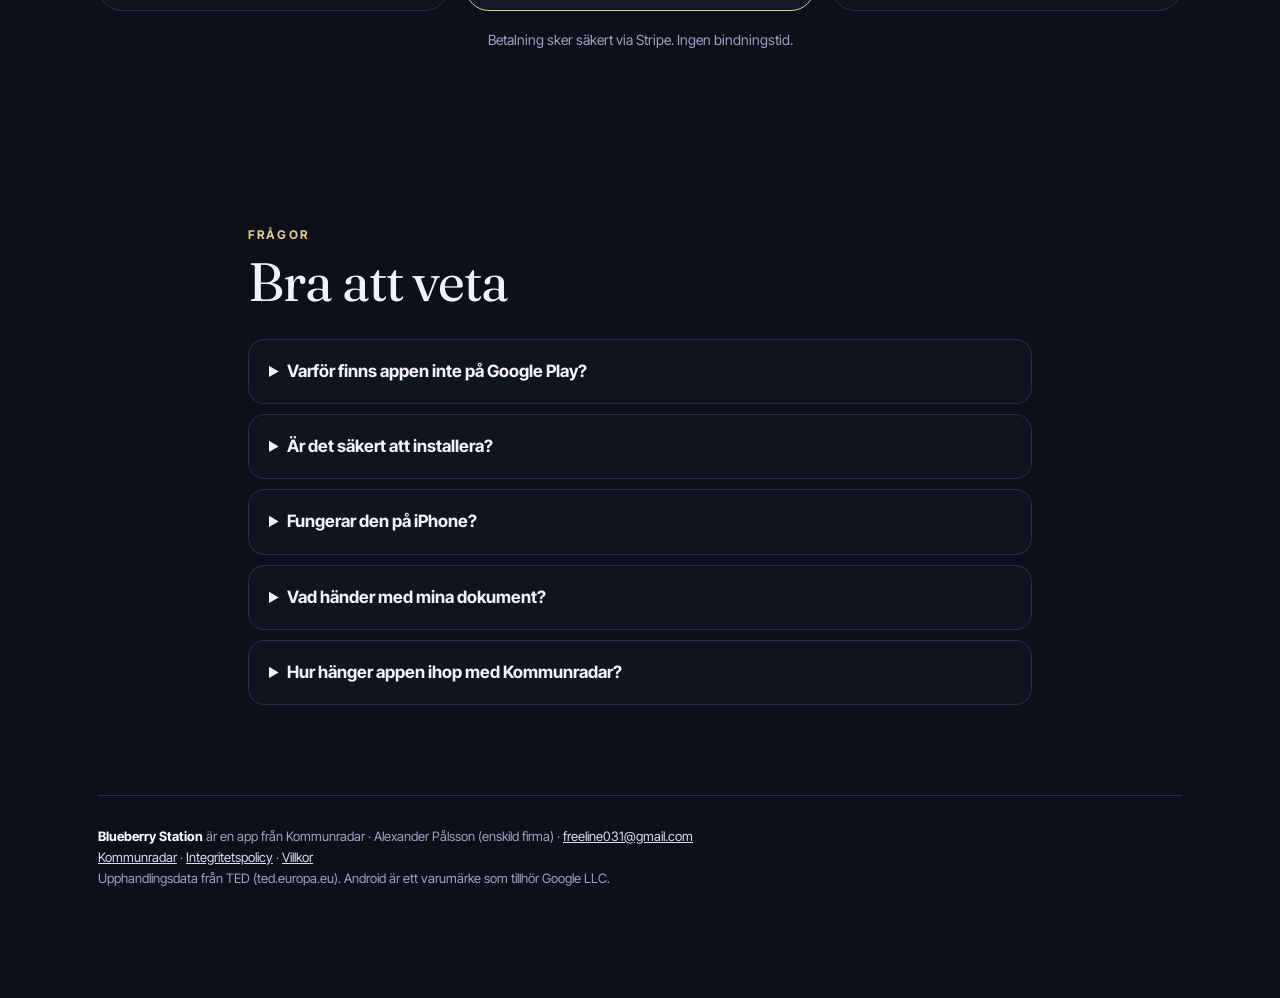
<file: app/index.html>
<!doctype html>
<html lang="sv"><head><meta charset="utf-8">
<meta name="viewport" content="width=device-width,initial-scale=1,viewport-fit=cover">
<title>Blueberry Station – AI-appen för offentliga upphandlingar | Kommunradar</title>
<meta name="description" content="Androidappen som hittar upphandlingarna som passar ditt företag, läser förfrågningsunderlaget med AI och ger go/no-go med sidhänvisningar. Gratis att börja.">
<meta property="og:title" content="Blueberry Station – vinn fler offentliga affärer">
<meta property="og:description" content="AI som läser förfrågningsunderlaget, listar alla ska-krav och skriver anbudsutkast. Ladda ned gratis för Android.">
<meta property="og:url" content="https://kommunradar.online/app/"><meta property="og:type" content="website"><meta property="og:image" content="https://kommunradar.online/app/screens.jpg">
<link rel="canonical" href="https://kommunradar.online/app/">
<meta name="theme-color" content="#0D0F1A">
<link rel="icon" href="/favicon.svg">
<link rel="preconnect" href="https://fonts.googleapis.com"><link rel="preconnect" href="https://fonts.gstatic.com" crossorigin>
<link href="https://fonts.googleapis.com/css2?family=Fraunces:opsz,wght@9..144,400;9..144,600&family=Inter+Tight:wght@400;600;700;800&display=swap" rel="stylesheet">
<style>
:root{--ink:#07080F;--night:#0D0F1A;--velvet:#151827;--vh:#1C2033;--hair:#2A2F48;--mist:#9EA3C0;--snow:#F2F2FA;--bb:#6C70FF;--bbd:#4146D6;--lilac:#B9A8FF;--ch:#E2C68F;--chd:#B8955A;--go:#3DDC97;--ca:#FFB547}
*{box-sizing:border-box}html{scroll-behavior:smooth}
body{margin:0;background:var(--night);color:var(--snow);font:16px/1.6 "Inter Tight",system-ui,-apple-system,"Segoe UI",sans-serif;overflow-x:hidden}
a{color:inherit}.w{max-width:1120px;margin:auto;padding:0 18px}
.glow{position:fixed;inset:0;pointer-events:none;background:radial-gradient(50rem 32rem at 85% -10%,#6C70FF44,transparent),radial-gradient(40rem 28rem at -10% 30%,#B9A8FF22,transparent),radial-gradient(36rem 26rem at 50% 115%,#E2C68F1c,transparent)}
.serif{font-family:Fraunces,Georgia,serif;font-weight:400;letter-spacing:-.02em}
.eb{font-size:12px;letter-spacing:.18em;font-weight:700;color:var(--ch);text-transform:uppercase}
header{display:flex;justify-content:space-between;align-items:center;padding:20px 0;position:relative;gap:12px}
.logo{display:flex;gap:10px;align-items:center;font-weight:800;text-decoration:none;font-size:17px}
.mark{width:34px;height:34px;border-radius:50%;background:linear-gradient(135deg,var(--bbd),var(--bb),var(--lilac));display:grid;place-items:center;color:#fff;font:600 13px Fraunces,serif}
.back{color:var(--mist);font-size:14px;text-decoration:none}.back:hover{color:var(--snow)}
.btn{display:inline-flex;align-items:center;justify-content:center;gap:10px;border:0;border-radius:99px;padding:17px 28px;font:700 17px/1 "Inter Tight",system-ui,sans-serif;text-decoration:none;cursor:pointer;transition:transform .15s,box-shadow .2s}
.btn:hover{transform:translateY(-2px)}.btn:active{transform:scale(.97)}
.gold{background:linear-gradient(90deg,var(--chd),var(--ch),#F6E7C4);color:var(--ink);box-shadow:0 14px 50px #E2C68F40}
.ghost{border:1px solid var(--hair);color:var(--snow);background:#ffffff06}
.hero{display:grid;grid-template-columns:1.1fr .9fr;gap:40px;align-items:center;padding:40px 0 70px;position:relative}
h1{font-size:clamp(42px,6.4vw,78px);line-height:1.02;margin:16px 0 0}
.lead{font-size:clamp(17px,2vw,20px);color:#c9cce0;max-width:600px;margin:22px 0 0}
.cta{display:flex;flex-wrap:wrap;gap:12px;margin-top:30px;align-items:center}
.meta{color:var(--mist);font-size:14px}
.trust{display:flex;gap:18px;flex-wrap:wrap;margin-top:22px;color:var(--mist);font-size:14px}.trust span:before{content:"✓ ";color:var(--go);font-weight:800}
.shot{border-radius:28px;overflow:hidden;border:1px solid var(--hair);box-shadow:0 40px 120px #000a;background:var(--ink)}
.shot img{display:block;width:100%;height:auto}
section{padding:80px 0;position:relative}
h2{font-size:clamp(32px,4.6vw,54px);line-height:1.05;margin:10px 0 0}
.sub{color:var(--mist);font-size:18px;max-width:640px}
.grid{display:grid;grid-template-columns:repeat(3,1fr);gap:16px;margin-top:40px}
.card{border-radius:24px;background:linear-gradient(var(--vh),var(--velvet));border:1px solid var(--hair);padding:28px}
.card h3{font:600 24px/1.2 Fraunces,Georgia,serif;margin:14px 0 8px}.card p{color:var(--mist);margin:0}
.ico{width:46px;height:46px;border-radius:14px;display:grid;place-items:center;font-size:20px;background:#6C70FF26;color:var(--lilac)}
.steps{counter-reset:s;display:grid;grid-template-columns:repeat(4,1fr);gap:14px;margin-top:36px}
.st{border:1px solid var(--hair);border-radius:20px;padding:22px;background:#ffffff05;position:relative}
.st:before{counter-increment:s;content:counter(s);font:600 40px/1 Fraunces,serif;color:var(--ch)}
.st b{display:block;margin:10px 0 6px}.st p{margin:0;color:var(--mist);font-size:14.5px}
.dl{display:grid;grid-template-columns:1fr auto;gap:30px;align-items:center;border-radius:32px;padding:2px;background:linear-gradient(135deg,var(--chd),var(--lilac),var(--bb))}
.dl>div{grid-column:1/-1;display:grid;grid-template-columns:1fr auto;gap:30px;align-items:center;background:var(--velvet);border-radius:30px;padding:40px}
.qr{background:#fff;border-radius:18px;padding:12px;text-align:center;color:var(--ink);font-size:12px;font-weight:700}
.prices{display:grid;grid-template-columns:repeat(3,1fr);gap:16px;margin-top:40px}
.price{border-radius:24px;border:1px solid var(--hair);padding:28px;background:#ffffff05}
.price.pro{border-color:var(--ch);background:linear-gradient(#2a2416,var(--velvet))}
.amt{font:600 46px/1 Fraunces,serif;margin:12px 0 4px}.amt small{font:600 16px "Inter Tight",sans-serif;color:var(--mist)}
.price ul{list-style:none;padding:0;margin:18px 0 0}.price li{padding:7px 0;border-bottom:1px solid var(--hair);font-size:15px}.price li:before{content:"✓";color:var(--ch);font-weight:800;margin-right:10px}
details{border:1px solid var(--hair);border-radius:16px;padding:18px 20px;margin-bottom:10px;background:#ffffff05}summary{cursor:pointer;font-weight:700;font-size:17px}details p{color:var(--mist);margin:10px 0 0}
code{background:#ffffff10;border-radius:6px;padding:2px 6px;font-size:12.5px;word-break:break-all}
footer{color:var(--mist);font-size:13px;padding:30px 0 110px;border-top:1px solid var(--hair)}footer a{color:#dcdcf0}
.sticky{position:fixed;left:0;right:0;bottom:0;padding:10px 12px;background:#0D0F1Aee;backdrop-filter:blur(8px);border-top:1px solid var(--hair);display:none;z-index:9}.sticky .btn{width:100%}
.toast{position:fixed;left:50%;bottom:24px;transform:translate(-50%,40px);opacity:0;visibility:hidden;transition:transform .35s,opacity .35s,visibility .35s;background:var(--vh);border:1px solid #3DDC9766;border-radius:18px;padding:14px 18px;max-width:92vw;z-index:10;box-shadow:0 20px 60px #000a;font-size:15px}
.toast.on{transform:translate(-50%,0);opacity:1;visibility:visible}
@media(max-width:860px){.hero,.dl>div{grid-template-columns:1fr}.grid,.prices{grid-template-columns:1fr}.steps{grid-template-columns:1fr 1fr}.sticky{display:block}.qr{display:none}.toast{bottom:84px}}
@media(max-width:480px){.steps{grid-template-columns:1fr}}
</style></head><body><div class="glow"></div>
<div class="w">
<header><a class="logo" href="/app/"><span class="mark">BB</span>Blueberry Station</a><a class="back" href="/">← Kommunradar</a></header>

<div class="hero">
  <div>
    <div class="eb">Ny · Android-app från Kommunradar</div>
    <h1 class="serif">Vinn fler offentliga affärer.</h1>
    <p class="lead">Blueberry Station hittar upphandlingarna som passar ditt företag, läser förfrågningsunderlaget med AI och ger dig <b>go eller no-go</b> med sidhänvisning till varje ska-krav. Sedan skriver den utkast till anbudet utifrån dina egna intyg och referenser.</p>
    <div class="cta">
      <a class="btn gold" data-apk href="/app/blueberry-station.apk" download>⬇ Ladda ned för Android</a>
      <a class="btn ghost" href="#installera">Så installerar du</a>
    </div>
    <div class="meta" style="margin-top:12px">Version <span data-v>0.3.0</span> · <span data-size>ca 20 MB</span> · Android 9 eller senare · gratis att börja</div>
    <div class="trust"><span>Signerad app</span><span>Data i EU</span><span>Valvet krypterat i telefonen</span></div>
  </div>
  <div class="shot"><img src="screens.jpg" alt="Illustration av appen: introduktion, bevakningslistan och agenten i webbläsaren" width="1400" height="957"></div>
</div>
</div>

<section><div class="w">
  <div class="eb">Vad appen gör</div>
  <h2 class="serif">Från annons till anbudsutkast på en kvart.</h2>
  <div class="grid">
    <div class="card"><div class="ico">◎</div><h3>Bevakning med poäng</h3><p>Alla svenska upphandlingar från TED och Kommunradar, poängsatta 0–100 mot din bransch, dina nyckelord och ditt län. Påminnelser före deadline.</p></div>
    <div class="card"><div class="ico">✦</div><h3>AI-analys med källor</h3><p>Ladda ned underlaget och tryck Analysera. Varje ska-krav listas med sidnummer och citat, och jämförs mot ditt valv: uppfyllt, saknas eller osäkert.</p></div>
    <div class="card"><div class="ico">✎</div><h3>Anbudsutkast</h3><p>Svar på varje krav skrivna från dina egna texter och referenser. Du granskar, redigerar och kopierar in i upphandlingsportalen.</p></div>
    <div class="card"><div class="ico">⌁</div><h3>Agent i webbläsaren</h3><p>Ge ett mål, till exempel ”ladda ned underlaget”. Agenten klickar sig fram i portalen, frågar innan något skickas och lämnar aldrig in åt dig.</p></div>
    <div class="card"><div class="ico">🔒</div><h3>Krypterat valv</h3><p>F-skattebevis, certifikat och referenser ligger krypterat i telefonen. Filerna lämnar aldrig telefonen – bara de textutdrag ett steg kräver.</p></div>
    <div class="card"><div class="ico">☰</div><h3>Revisionslogg</h3><p>Varje steg agenten tar sparas med skärmbild, så du alltid kan se exakt vad som hände.</p></div>
  </div>
</div></section>

<section id="ladda-ned"><div class="w">
  <div class="dl"><div>
    <div>
      <div class="eb">Ladda ned</div>
      <h2 class="serif" style="font-size:clamp(30px,4vw,46px)">Kom igång på två minuter.</h2>
      <p class="sub">Ladda ned appen, logga in med din e-post och fyll i företagsprofilen. Gratis för 3 analyser i månaden.</p>
      <div class="cta"><a class="btn gold" data-apk href="/app/blueberry-station.apk" download>⬇ Ladda ned Blueberry Station</a></div>
      <p class="meta" style="margin-top:14px">Sitter du vid datorn? Skanna koden med mobilen.</p>
    </div>
    <div class="qr"><svg width="150" height="150" role="img" aria-label="QR-kod till kommunradar.online/app" version="1.1" viewBox="0 0 24.8 24.8" xmlns="http://www.w3.org/2000/svg"><path fill="#07080F" d="M0.8,0.8H1.6V1.6H0.8zM1.6,0.8H2.4V1.6H1.6zM2.4,0.8H3.2V1.6H2.4zM3.2,0.8H4V1.6H3.2zM4,0.8H4.8V1.6H4zM4.8,0.8H5.6V1.6H4.8zM5.6,0.8H6.4V1.6H5.6zM7.2,0.8H8V1.6H7.2zM8,0.8H8.8V1.6H8zM10.4,0.8H11.2V1.6H10.4zM11.2,0.8H12V1.6H11.2zM12,0.8H12.8V1.6H12zM12.8,0.8H13.6V1.6H12.8zM15.2,0.8H16V1.6H15.2zM18.4,0.8H19.2V1.6H18.4zM19.2,0.8H20V1.6H19.2zM20,0.8H20.8V1.6H20zM20.8,0.8H21.6V1.6H20.8zM21.6,0.8H22.4V1.6H21.6zM22.4,0.8H23.2V1.6H22.4zM23.2,0.8H24V1.6H23.2zM0.8,1.6H1.6V2.4H0.8zM5.6,1.6H6.4V2.4H5.6zM7.2,1.6H8V2.4H7.2zM9.6,1.6H10.4V2.4H9.6zM11.2,1.6H12V2.4H11.2zM12,1.6H12.8V2.4H12zM12.8,1.6H13.6V2.4H12.8zM16,1.6H16.8V2.4H16zM16.8,1.6H17.6V2.4H16.8zM18.4,1.6H19.2V2.4H18.4zM23.2,1.6H24V2.4H23.2zM0.8,2.4H1.6V3.2H0.8zM2.4,2.4H3.2V3.2H2.4zM3.2,2.4H4V3.2H3.2zM4,2.4H4.8V3.2H4zM5.6,2.4H6.4V3.2H5.6zM7.2,2.4H8V3.2H7.2zM8,2.4H8.8V3.2H8zM9.6,2.4H10.4V3.2H9.6zM10.4,2.4H11.2V3.2H10.4zM11.2,2.4H12V3.2H11.2zM12,2.4H12.8V3.2H12zM15.2,2.4H16V3.2H15.2zM16.8,2.4H17.6V3.2H16.8zM18.4,2.4H19.2V3.2H18.4zM20,2.4H20.8V3.2H20zM20.8,2.4H21.6V3.2H20.8zM21.6,2.4H22.4V3.2H21.6zM23.2,2.4H24V3.2H23.2zM0.8,3.2H1.6V4H0.8zM2.4,3.2H3.2V4H2.4zM3.2,3.2H4V4H3.2zM4,3.2H4.8V4H4zM5.6,3.2H6.4V4H5.6zM8.8,3.2H9.6V4H8.8zM10.4,3.2H11.2V4H10.4zM12,3.2H12.8V4H12zM12.8,3.2H13.6V4H12.8zM14.4,3.2H15.2V4H14.4zM16,3.2H16.8V4H16zM16.8,3.2H17.6V4H16.8zM18.4,3.2H19.2V4H18.4zM20,3.2H20.8V4H20zM20.8,3.2H21.6V4H20.8zM21.6,3.2H22.4V4H21.6zM23.2,3.2H24V4H23.2zM0.8,4H1.6V4.8H0.8zM2.4,4H3.2V4.8H2.4zM3.2,4H4V4.8H3.2zM4,4H4.8V4.8H4zM5.6,4H6.4V4.8H5.6zM7.2,4H8V4.8H7.2zM8.8,4H9.6V4.8H8.8zM11.2,4H12V4.8H11.2zM12.8,4H13.6V4.8H12.8zM15.2,4H16V4.8H15.2zM16,4H16.8V4.8H16zM18.4,4H19.2V4.8H18.4zM20,4H20.8V4.8H20zM20.8,4H21.6V4.8H20.8zM21.6,4H22.4V4.8H21.6zM23.2,4H24V4.8H23.2zM0.8,4.8H1.6V5.6H0.8zM5.6,4.8H6.4V5.6H5.6zM8,4.8H8.8V5.6H8zM8.8,4.8H9.6V5.6H8.8zM9.6,4.8H10.4V5.6H9.6zM11.2,4.8H12V5.6H11.2zM12,4.8H12.8V5.6H12zM14.4,4.8H15.2V5.6H14.4zM15.2,4.8H16V5.6H15.2zM16.8,4.8H17.6V5.6H16.8zM18.4,4.8H19.2V5.6H18.4zM23.2,4.8H24V5.6H23.2zM0.8,5.6H1.6V6.4H0.8zM1.6,5.6H2.4V6.4H1.6zM2.4,5.6H3.2V6.4H2.4zM3.2,5.6H4V6.4H3.2zM4,5.6H4.8V6.4H4zM4.8,5.6H5.6V6.4H4.8zM5.6,5.6H6.4V6.4H5.6zM7.2,5.6H8V6.4H7.2zM8.8,5.6H9.6V6.4H8.8zM10.4,5.6H11.2V6.4H10.4zM12,5.6H12.8V6.4H12zM13.6,5.6H14.4V6.4H13.6zM15.2,5.6H16V6.4H15.2zM16.8,5.6H17.6V6.4H16.8zM18.4,5.6H19.2V6.4H18.4zM19.2,5.6H20V6.4H19.2zM20,5.6H20.8V6.4H20zM20.8,5.6H21.6V6.4H20.8zM21.6,5.6H22.4V6.4H21.6zM22.4,5.6H23.2V6.4H22.4zM23.2,5.6H24V6.4H23.2zM8.8,6.4H9.6V7.2H8.8zM9.6,6.4H10.4V7.2H9.6zM10.4,6.4H11.2V7.2H10.4zM12,6.4H12.8V7.2H12zM0.8,7.2H1.6V8H0.8zM3.2,7.2H4V8H3.2zM4,7.2H4.8V8H4zM4.8,7.2H5.6V8H4.8zM5.6,7.2H6.4V8H5.6zM6.4,7.2H7.2V8H6.4zM7.2,7.2H8V8H7.2zM9.6,7.2H10.4V8H9.6zM11.2,7.2H12V8H11.2zM12,7.2H12.8V8H12zM12.8,7.2H13.6V8H12.8zM13.6,7.2H14.4V8H13.6zM14.4,7.2H15.2V8H14.4zM17.6,7.2H18.4V8H17.6zM20,7.2H20.8V8H20zM21.6,7.2H22.4V8H21.6zM22.4,7.2H23.2V8H22.4zM23.2,7.2H24V8H23.2zM0.8,8H1.6V8.8H0.8zM2.4,8H3.2V8.8H2.4zM3.2,8H4V8.8H3.2zM4,8H4.8V8.8H4zM8.8,8H9.6V8.8H8.8zM9.6,8H10.4V8.8H9.6zM10.4,8H11.2V8.8H10.4zM12,8H12.8V8.8H12zM14.4,8H15.2V8.8H14.4zM15.2,8H16V8.8H15.2zM16,8H16.8V8.8H16zM17.6,8H18.4V8.8H17.6zM19.2,8H20V8.8H19.2zM20,8H20.8V8.8H20zM21.6,8H22.4V8.8H21.6zM22.4,8H23.2V8.8H22.4zM1.6,8.8H2.4V9.6H1.6zM2.4,8.8H3.2V9.6H2.4zM3.2,8.8H4V9.6H3.2zM4,8.8H4.8V9.6H4zM5.6,8.8H6.4V9.6H5.6zM6.4,8.8H7.2V9.6H6.4zM7.2,8.8H8V9.6H7.2zM8.8,8.8H9.6V9.6H8.8zM10.4,8.8H11.2V9.6H10.4zM12,8.8H12.8V9.6H12zM16.8,8.8H17.6V9.6H16.8zM20,8.8H20.8V9.6H20zM21.6,8.8H22.4V9.6H21.6zM0.8,9.6H1.6V10.4H0.8zM3.2,9.6H4V10.4H3.2zM4,9.6H4.8V10.4H4zM6.4,9.6H7.2V10.4H6.4zM7.2,9.6H8V10.4H7.2zM8.8,9.6H9.6V10.4H8.8zM9.6,9.6H10.4V10.4H9.6zM12,9.6H12.8V10.4H12zM12.8,9.6H13.6V10.4H12.8zM14.4,9.6H15.2V10.4H14.4zM15.2,9.6H16V10.4H15.2zM16,9.6H16.8V10.4H16zM16.8,9.6H17.6V10.4H16.8zM17.6,9.6H18.4V10.4H17.6zM18.4,9.6H19.2V10.4H18.4zM20.8,9.6H21.6V10.4H20.8zM23.2,9.6H24V10.4H23.2zM2.4,10.4H3.2V11.2H2.4zM4,10.4H4.8V11.2H4zM5.6,10.4H6.4V11.2H5.6zM10.4,10.4H11.2V11.2H10.4zM11.2,10.4H12V11.2H11.2zM12,10.4H12.8V11.2H12zM16.8,10.4H17.6V11.2H16.8zM18.4,10.4H19.2V11.2H18.4zM19.2,10.4H20V11.2H19.2zM23.2,10.4H24V11.2H23.2zM1.6,11.2H2.4V12H1.6zM2.4,11.2H3.2V12H2.4zM3.2,11.2H4V12H3.2zM4.8,11.2H5.6V12H4.8zM6.4,11.2H7.2V12H6.4zM7.2,11.2H8V12H7.2zM9.6,11.2H10.4V12H9.6zM15.2,11.2H16V12H15.2zM16.8,11.2H17.6V12H16.8zM18.4,11.2H19.2V12H18.4zM19.2,11.2H20V12H19.2zM20,11.2H20.8V12H20zM20.8,11.2H21.6V12H20.8zM21.6,11.2H22.4V12H21.6zM22.4,11.2H23.2V12H22.4zM23.2,11.2H24V12H23.2zM1.6,12H2.4V12.8H1.6zM4,12H4.8V12.8H4zM4.8,12H5.6V12.8H4.8zM5.6,12H6.4V12.8H5.6zM8,12H8.8V12.8H8zM8.8,12H9.6V12.8H8.8zM10.4,12H11.2V12.8H10.4zM12,12H12.8V12.8H12zM12.8,12H13.6V12.8H12.8zM16,12H16.8V12.8H16zM19.2,12H20V12.8H19.2zM20,12H20.8V12.8H20zM21.6,12H22.4V12.8H21.6zM23.2,12H24V12.8H23.2zM1.6,12.8H2.4V13.6H1.6zM3.2,12.8H4V13.6H3.2zM4.8,12.8H5.6V13.6H4.8zM6.4,12.8H7.2V13.6H6.4zM7.2,12.8H8V13.6H7.2zM10.4,12.8H11.2V13.6H10.4zM11.2,12.8H12V13.6H11.2zM12,12.8H12.8V13.6H12zM13.6,12.8H14.4V13.6H13.6zM16,12.8H16.8V13.6H16zM16.8,12.8H17.6V13.6H16.8zM19.2,12.8H20V13.6H19.2zM21.6,12.8H22.4V13.6H21.6zM23.2,12.8H24V13.6H23.2zM0.8,13.6H1.6V14.4H0.8zM2.4,13.6H3.2V14.4H2.4zM3.2,13.6H4V14.4H3.2zM4,13.6H4.8V14.4H4zM5.6,13.6H6.4V14.4H5.6zM8,13.6H8.8V14.4H8zM9.6,13.6H10.4V14.4H9.6zM10.4,13.6H11.2V14.4H10.4zM12.8,13.6H13.6V14.4H12.8zM15.2,13.6H16V14.4H15.2zM19.2,13.6H20V14.4H19.2zM20.8,13.6H21.6V14.4H20.8zM0.8,14.4H1.6V15.2H0.8zM3.2,14.4H4V15.2H3.2zM6.4,14.4H7.2V15.2H6.4zM8,14.4H8.8V15.2H8zM9.6,14.4H10.4V15.2H9.6zM10.4,14.4H11.2V15.2H10.4zM15.2,14.4H16V15.2H15.2zM16,14.4H16.8V15.2H16zM16.8,14.4H17.6V15.2H16.8zM17.6,14.4H18.4V15.2H17.6zM20,14.4H20.8V15.2H20zM21.6,14.4H22.4V15.2H21.6zM22.4,14.4H23.2V15.2H22.4zM0.8,15.2H1.6V16H0.8zM1.6,15.2H2.4V16H1.6zM2.4,15.2H3.2V16H2.4zM3.2,15.2H4V16H3.2zM4,15.2H4.8V16H4zM4.8,15.2H5.6V16H4.8zM5.6,15.2H6.4V16H5.6zM7.2,15.2H8V16H7.2zM9.6,15.2H10.4V16H9.6zM11.2,15.2H12V16H11.2zM12,15.2H12.8V16H12zM13.6,15.2H14.4V16H13.6zM16,15.2H16.8V16H16zM17.6,15.2H18.4V16H17.6zM18.4,15.2H19.2V16H18.4zM20.8,15.2H21.6V16H20.8zM23.2,15.2H24V16H23.2zM0.8,16H1.6V16.8H0.8zM1.6,16H2.4V16.8H1.6zM4,16H4.8V16.8H4zM4.8,16H5.6V16.8H4.8zM7.2,16H8V16.8H7.2zM8,16H8.8V16.8H8zM8.8,16H9.6V16.8H8.8zM9.6,16H10.4V16.8H9.6zM11.2,16H12V16.8H11.2zM12.8,16H13.6V16.8H12.8zM13.6,16H14.4V16.8H13.6zM16,16H16.8V16.8H16zM16.8,16H17.6V16.8H16.8zM18.4,16H19.2V16.8H18.4zM19.2,16H20V16.8H19.2zM20.8,16H21.6V16.8H20.8zM21.6,16H22.4V16.8H21.6zM0.8,16.8H1.6V17.6H0.8zM1.6,16.8H2.4V17.6H1.6zM3.2,16.8H4V17.6H3.2zM4,16.8H4.8V17.6H4zM4.8,16.8H5.6V17.6H4.8zM5.6,16.8H6.4V17.6H5.6zM6.4,16.8H7.2V17.6H6.4zM7.2,16.8H8V17.6H7.2zM8.8,16.8H9.6V17.6H8.8zM10.4,16.8H11.2V17.6H10.4zM11.2,16.8H12V17.6H11.2zM13.6,16.8H14.4V17.6H13.6zM14.4,16.8H15.2V17.6H14.4zM16,16.8H16.8V17.6H16zM16.8,16.8H17.6V17.6H16.8zM17.6,16.8H18.4V17.6H17.6zM18.4,16.8H19.2V17.6H18.4zM19.2,16.8H20V17.6H19.2zM20,16.8H20.8V17.6H20zM20.8,16.8H21.6V17.6H20.8zM21.6,16.8H22.4V17.6H21.6zM22.4,16.8H23.2V17.6H22.4zM7.2,17.6H8V18.4H7.2zM8,17.6H8.8V18.4H8zM11.2,17.6H12V18.4H11.2zM13.6,17.6H14.4V18.4H13.6zM15.2,17.6H16V18.4H15.2zM16.8,17.6H17.6V18.4H16.8zM20,17.6H20.8V18.4H20zM20.8,17.6H21.6V18.4H20.8zM0.8,18.4H1.6V19.2H0.8zM1.6,18.4H2.4V19.2H1.6zM2.4,18.4H3.2V19.2H2.4zM3.2,18.4H4V19.2H3.2zM4,18.4H4.8V19.2H4zM4.8,18.4H5.6V19.2H4.8zM5.6,18.4H6.4V19.2H5.6zM7.2,18.4H8V19.2H7.2zM9.6,18.4H10.4V19.2H9.6zM11.2,18.4H12V19.2H11.2zM12.8,18.4H13.6V19.2H12.8zM13.6,18.4H14.4V19.2H13.6zM14.4,18.4H15.2V19.2H14.4zM15.2,18.4H16V19.2H15.2zM16,18.4H16.8V19.2H16zM16.8,18.4H17.6V19.2H16.8zM18.4,18.4H19.2V19.2H18.4zM20,18.4H20.8V19.2H20zM20.8,18.4H21.6V19.2H20.8zM0.8,19.2H1.6V20H0.8zM5.6,19.2H6.4V20H5.6zM7.2,19.2H8V20H7.2zM8,19.2H8.8V20H8zM8.8,19.2H9.6V20H8.8zM11.2,19.2H12V20H11.2zM12.8,19.2H13.6V20H12.8zM14.4,19.2H15.2V20H14.4zM16,19.2H16.8V20H16zM16.8,19.2H17.6V20H16.8zM20,19.2H20.8V20H20zM22.4,19.2H23.2V20H22.4zM0.8,20H1.6V20.8H0.8zM2.4,20H3.2V20.8H2.4zM3.2,20H4V20.8H3.2zM4,20H4.8V20.8H4zM5.6,20H6.4V20.8H5.6zM7.2,20H8V20.8H7.2zM8,20H8.8V20.8H8zM9.6,20H10.4V20.8H9.6zM10.4,20H11.2V20.8H10.4zM11.2,20H12V20.8H11.2zM13.6,20H14.4V20.8H13.6zM16,20H16.8V20.8H16zM16.8,20H17.6V20.8H16.8zM17.6,20H18.4V20.8H17.6zM18.4,20H19.2V20.8H18.4zM19.2,20H20V20.8H19.2zM20,20H20.8V20.8H20zM20.8,20H21.6V20.8H20.8zM0.8,20.8H1.6V21.6H0.8zM2.4,20.8H3.2V21.6H2.4zM3.2,20.8H4V21.6H3.2zM4,20.8H4.8V21.6H4zM5.6,20.8H6.4V21.6H5.6zM7.2,20.8H8V21.6H7.2zM8,20.8H8.8V21.6H8zM8.8,20.8H9.6V21.6H8.8zM9.6,20.8H10.4V21.6H9.6zM12,20.8H12.8V21.6H12zM12.8,20.8H13.6V21.6H12.8zM16,20.8H16.8V21.6H16zM16.8,20.8H17.6V21.6H16.8zM17.6,20.8H18.4V21.6H17.6zM22.4,20.8H23.2V21.6H22.4zM0.8,21.6H1.6V22.4H0.8zM2.4,21.6H3.2V22.4H2.4zM3.2,21.6H4V22.4H3.2zM4,21.6H4.8V22.4H4zM5.6,21.6H6.4V22.4H5.6zM8,21.6H8.8V22.4H8zM10.4,21.6H11.2V22.4H10.4zM11.2,21.6H12V22.4H11.2zM12.8,21.6H13.6V22.4H12.8zM13.6,21.6H14.4V22.4H13.6zM15.2,21.6H16V22.4H15.2zM17.6,21.6H18.4V22.4H17.6zM19.2,21.6H20V22.4H19.2zM20,21.6H20.8V22.4H20zM21.6,21.6H22.4V22.4H21.6zM22.4,21.6H23.2V22.4H22.4zM23.2,21.6H24V22.4H23.2zM0.8,22.4H1.6V23.2H0.8zM5.6,22.4H6.4V23.2H5.6zM8,22.4H8.8V23.2H8zM8.8,22.4H9.6V23.2H8.8zM10.4,22.4H11.2V23.2H10.4zM11.2,22.4H12V23.2H11.2zM13.6,22.4H14.4V23.2H13.6zM15.2,22.4H16V23.2H15.2zM18.4,22.4H19.2V23.2H18.4zM19.2,22.4H20V23.2H19.2zM20.8,22.4H21.6V23.2H20.8zM21.6,22.4H22.4V23.2H21.6zM23.2,22.4H24V23.2H23.2zM0.8,23.2H1.6V24H0.8zM1.6,23.2H2.4V24H1.6zM2.4,23.2H3.2V24H2.4zM3.2,23.2H4V24H3.2zM4,23.2H4.8V24H4zM4.8,23.2H5.6V24H4.8zM5.6,23.2H6.4V24H5.6zM7.2,23.2H8V24H7.2zM8,23.2H8.8V24H8zM9.6,23.2H10.4V24H9.6zM10.4,23.2H11.2V24H10.4zM12,23.2H12.8V24H12zM12.8,23.2H13.6V24H12.8zM13.6,23.2H14.4V24H13.6zM16,23.2H16.8V24H16zM16.8,23.2H17.6V24H16.8zM19.2,23.2H20V24H19.2z" id="qr-path" fill="#000000" fill-opacity="1" fill-rule="nonzero" stroke="none"/></svg><div>kommunradar.online/app</div></div>
  </div></div>
</div></section>

<section id="installera"><div class="w">
  <div class="eb">Installation</div>
  <h2 class="serif">Så installerar du.</h2>
  <p class="sub">Appen laddas ned direkt härifrån i stället för via Google Play. Android frågar därför en gång om du litar på källan – det är normalt.</p>
  <div class="steps">
    <div class="st"><b>Ladda ned</b><p>Tryck på knappen i mobilens webbläsare. Välj <i>Ladda ned ändå</i> om Chrome varnar för filtypen.</p></div>
    <div class="st"><b>Öppna filen</b><p>Tryck på <i>Öppna</i> i nedladdningsnotisen, eller hitta filen under Filer → Nedladdningar.</p></div>
    <div class="st"><b>Tillåt en gång</b><p>Tryck <i>Inställningar</i>, slå på <i>Tillåt från den här källan</i> och gå tillbaka.</p></div>
    <div class="st"><b>Installera</b><p>Tryck <i>Installera</i>. Visar Play Protect en varning: <i>Mer information → Installera ändå</i>.</p></div>
  </div>
  <p class="meta" style="margin-top:18px">Uppdateringar installeras på samma sätt, ovanpå den gamla versionen – dina data finns kvar.</p>
</div></section>

<section><div class="w">
  <div class="eb" style="text-align:center">Priser</div>
  <h2 class="serif" style="text-align:center">Börja gratis. Uppgradera i appen.</h2>
  <div class="prices">
    <div class="price"><div class="eb" style="color:var(--mist)">Gratis</div><div class="amt">0 kr</div><ul><li>Bevakning av en bransch</li><li>3 AI-analyser per månad</li><li>3 provkörningar av agenten per månad</li><li>Krypterat valv</li></ul></div>
    <div class="price pro"><div class="eb">Pro · populärast</div><div class="amt">299 kr<small> /mån</small></div><ul><li>Obegränsad bevakning</li><li>20 AI-analyser per månad</li><li>Anbudsutkast från ditt valv</li><li>Agentläget utan begränsning</li></ul><p class="meta" style="margin-top:14px">De första 10 kunderna får 50 % rabatt för alltid.</p></div>
    <div class="price"><div class="eb" style="color:var(--lilac)">Byrå</div><div class="amt">990 kr<small> /mån</small></div><ul><li>För konsulter och anbudsbyråer</li><li>Obegränsade analyser</li><li>5 användare</li><li>Allt i Pro</li></ul></div>
  </div>
  <p class="meta" style="text-align:center;margin-top:18px">Betalning sker säkert via Stripe. Ingen bindningstid.</p>
</div></section>

<section><div class="w" style="max-width:820px">
  <div class="eb">Frågor</div>
  <h2 class="serif">Bra att veta</h2>
  <div style="margin-top:28px">
    <details><summary>Varför finns appen inte på Google Play?</summary><p>Den är på väg dit. Under tiden kan du ladda ned exakt samma signerade app härifrån. Uppdateringar publiceras här först.</p></details>
    <details><summary>Är det säkert att installera?</summary><p>Appen är signerad med vår egen nyckel, så Android vägrar installera en manipulerad version över din. Kontrollsumma (SHA-256) för den aktuella filen: <code data-sha>publiceras med varje version</code></p></details>
    <details><summary>Fungerar den på iPhone?</summary><p>Inte än – Blueberry Station finns för Android 9 eller senare. Använd Kommunradars morgonmejl på andra enheter.</p></details>
    <details><summary>Vad händer med mina dokument?</summary><p>Företagsprofil, valv, analyser och utkast lagras krypterat i telefonen. Till AI skickas bara de textutdrag som ett steg behöver, aldrig själva filerna. Läs mer i <a href="https://blueberry-station.alexanderpalsson0431.workers.dev/integritet">integritetspolicyn</a> och <a href="https://blueberry-station.alexanderpalsson0431.workers.dev/villkor">villkoren</a>.</p></details>
    <details><summary>Hur hänger appen ihop med Kommunradar?</summary><p>Kommunradar hittar upphandlingarna och mejlar dem varje morgon. Blueberry Station tar vid när du hittat en intressant affär: läser underlaget, bedömer om du ska lägga anbud och hjälper dig skriva det.</p></details>
  </div>
</div></section>

<div class="w"><footer>
  <b style="color:#fff">Blueberry Station</b> är en app från Kommunradar · Alexander Pålsson (enskild firma) · <a href="mailto:freeline031@gmail.com">freeline031@gmail.com</a><br>
  <a href="/">Kommunradar</a> · <a href="https://blueberry-station.alexanderpalsson0431.workers.dev/integritet">Integritetspolicy</a> · <a href="https://blueberry-station.alexanderpalsson0431.workers.dev/villkor">Villkor</a><br>
  Upphandlingsdata från TED (ted.europa.eu). Android är ett varumärke som tillhör Google LLC.
</footer></div>
<div class="sticky"><a class="btn gold" data-apk href="/app/blueberry-station.apk" download>⬇ Ladda ned appen – gratis</a></div>
<div class="toast" id="toast" role="status">✓ Nedladdningen har startat. Öppna filen från notisen och följ stegen under <a href="#installera">Så installerar du</a>.</div>
<script>
// Visar att knappen fungerat och leder vidare till installationsstegen.
document.querySelectorAll('[data-apk]').forEach(a=>a.addEventListener('click',()=>{
  const t=document.getElementById('toast');t.classList.add('on');setTimeout(()=>t.classList.remove('on'),7000);
  setTimeout(()=>document.getElementById('installera').scrollIntoView({behavior:'smooth'}),900);
}));
fetch('version.json',{cache:'no-store'}).then(r=>r.ok?r.json():null).then(v=>{if(!v)return;
  document.querySelectorAll('[data-v]').forEach(e=>e.textContent=v.version);
  document.querySelectorAll('[data-size]').forEach(e=>e.textContent=Math.round(v.bytes/1048576)+' MB');
  document.querySelectorAll('[data-sha]').forEach(e=>e.textContent=v.sha256);
}).catch(()=>{});
</script>
</body></html>
</file>
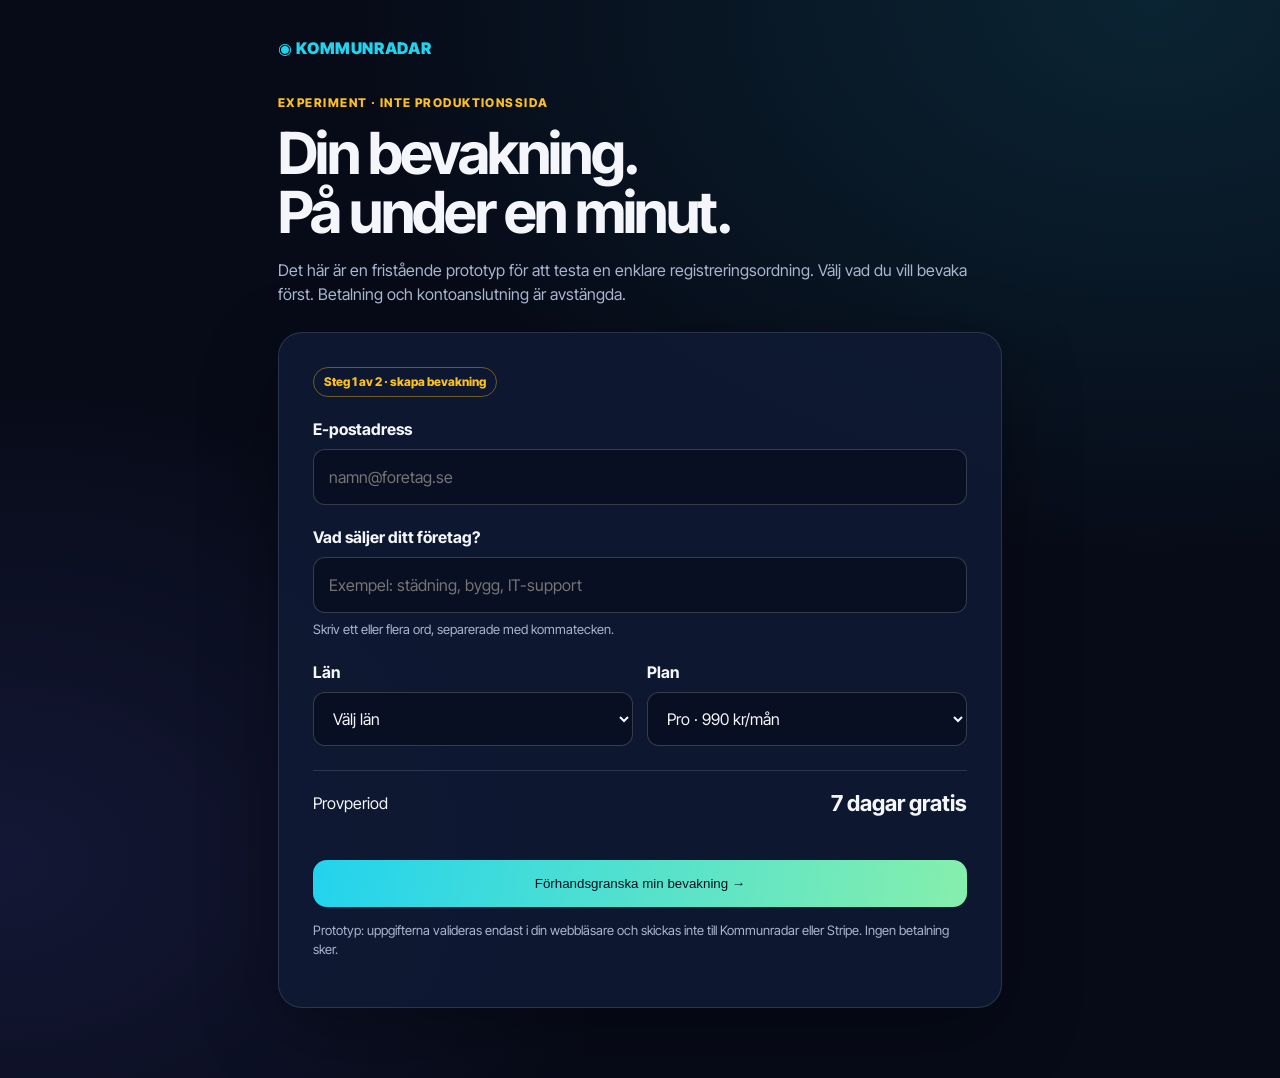
<file: checkout-preview.html>
<!doctype html>
<html lang="sv">
<head>
<meta charset="utf-8"><meta name="viewport" content="width=device-width,initial-scale=1">
<title>Kommunradar – förenklad registrering (prototyp)</title>
<meta name="robots" content="noindex,nofollow">
<link href="https://fonts.googleapis.com/css2?family=Inter+Tight:wght@500;700;800;900&display=swap" rel="stylesheet">
<style>
:root{--ink:#070b18;--panel:#101a34;--line:#ffffff20;--mut:#aab5d0;--txt:#f4f6fb;--y:#fbbf24;--c:#22d3ee;--ok:#86efac}
*{box-sizing:border-box}body{margin:0;min-height:100vh;background:radial-gradient(50rem 35rem at 90% 0%,#22d3ee20,transparent),radial-gradient(40rem 30rem at 0% 80%,#6366f122,transparent),var(--ink);color:var(--txt);font:16px/1.5 "Inter Tight",system-ui,sans-serif}
main{max-width:760px;margin:0 auto;padding:36px 18px 70px}.brand{font-weight:900;letter-spacing:.04em;color:var(--c)}.eyebrow{color:var(--y);font-weight:800;text-transform:uppercase;letter-spacing:.12em;font-size:12px;margin-top:34px}
h1{font-size:clamp(34px,7vw,58px);line-height:1.02;letter-spacing:-.045em;margin:12px 0}p{color:var(--mut)}.panel{margin-top:26px;padding:clamp(20px,5vw,34px);border:1px solid var(--line);border-radius:24px;background:#101a34dd;box-shadow:0 24px 80px #0005}
label{display:block;font-weight:700;margin:20px 0 8px}input,select{width:100%;border:1px solid #ffffff30;border-radius:12px;padding:15px;background:#080f22;color:var(--txt);font:inherit}input:focus,select:focus{outline:2px solid var(--c);outline-offset:2px}.hint{font-size:13px;margin:7px 0 0}.row{display:grid;grid-template-columns:1fr 1fr;gap:14px}.price{display:flex;justify-content:space-between;align-items:center;padding:16px 0;border-top:1px solid var(--line);margin-top:24px}.price strong{font-size:22px}.btn{margin-top:24px;width:100%;padding:16px;border:0;border-radius:14px;background:linear-gradient(100deg,var(--c),#86efac);color:#07111f;font:900 17px inherit;cursor:pointer}.btn:disabled{opacity:.5;cursor:not-allowed}.notice{font-size:13px;color:var(--mut);margin-top:14px}.result{display:none;border:1px solid #86efac66;background:#86efac12;border-radius:16px;padding:18px;margin-top:20px}.result strong{color:var(--ok)}.tag{display:inline-block;border:1px solid #fbbf2466;color:var(--y);border-radius:99px;padding:5px 10px;font-size:12px;font-weight:800}
@media(max-width:560px){.row{grid-template-columns:1fr}.panel{border-radius:18px}}
</style></head>
<body><main>
<div class="brand">◉ KOMMUNRADAR</div><div class="eyebrow">Experiment · inte produktionssida</div>
<h1>Din bevakning.<br>På under en minut.</h1>
<p>Det här är en fristående prototyp för att testa en enklare registreringsordning. Välj vad du vill bevaka först. Betalning och kontoanslutning är avstängda.</p>
<div class="panel">
<span class="tag">Steg 1 av 2 · skapa bevakning</span>
<form id="setup">
<label for="email">E-postadress</label><input id="email" type="email" autocomplete="email" placeholder="namn@foretag.se" required>
<label for="keywords">Vad säljer ditt företag?</label><input id="keywords" type="text" maxlength="160" placeholder="Exempel: städning, bygg, IT-support" required>
<p class="hint">Skriv ett eller flera ord, separerade med kommatecken.</p>
<div class="row"><div><label for="region">Län</label><select id="region" required><option value="">Välj län</option><option>Hela Sverige</option><option>Stockholms län</option><option>Uppsala län</option><option>Södermanlands län</option><option>Östergötlands län</option><option>Jönköpings län</option><option>Kronobergs län</option><option>Kalmar län</option><option>Gotlands län</option><option>Blekinge län</option><option>Skåne län</option><option>Hallands län</option><option>Västra Götalands län</option><option>Värmlands län</option><option>Örebro län</option><option>Västmanlands län</option><option>Dalarnas län</option><option>Gävleborgs län</option><option>Västernorrlands län</option><option>Jämtlands län</option><option>Västerbottens län</option><option>Norrbottens län</option></select></div>
<div><label for="plan">Plan</label><select id="plan"><option value="990">Pro · 990 kr/mån</option><option value="490">Grundare · 490 kr/mån</option><option value="7900">Årsplan · 7 900 kr/år</option></select></div></div>
<div class="price"><span>Provperiod</span><strong>7 dagar gratis</strong></div>
<button class="btn" type="submit">Förhandsgranska min bevakning →</button>
<p class="notice">Prototyp: uppgifterna valideras endast i din webbläsare och skickas inte till Kommunradar eller Stripe. Ingen betalning sker.</p>
</form>
<div class="result" id="result" aria-live="polite"><strong>Bevakningen är förhandsgranskad.</strong><p id="summary"></p><p>Det här steget testar bara formulärets tydlighet och längd. Nästa steg skulle i en godkänd implementation skapa en säker Checkout-session i Stripe testläge.</p></div>
</div></main>
<script>
const form=document.getElementById('setup');
form.addEventListener('submit',e=>{e.preventDefault();if(!form.reportValidity())return;
const email=document.getElementById('email').value.trim();
const words=document.getElementById('keywords').value.split(',').map(x=>x.trim()).filter(Boolean);
const region=document.getElementById('region').value;
const plan=document.getElementById('plan');
document.getElementById('summary').textContent='E-post: '+email+' · Bevakningsord: '+words.join(', ')+' · Område: '+region+' · Vald plan: '+plan.options[plan.selectedIndex].text;
document.getElementById('result').style.display='block';
document.getElementById('result').scrollIntoView({behavior:'smooth',block:'nearest'});
});
</script></body></html>
</file>
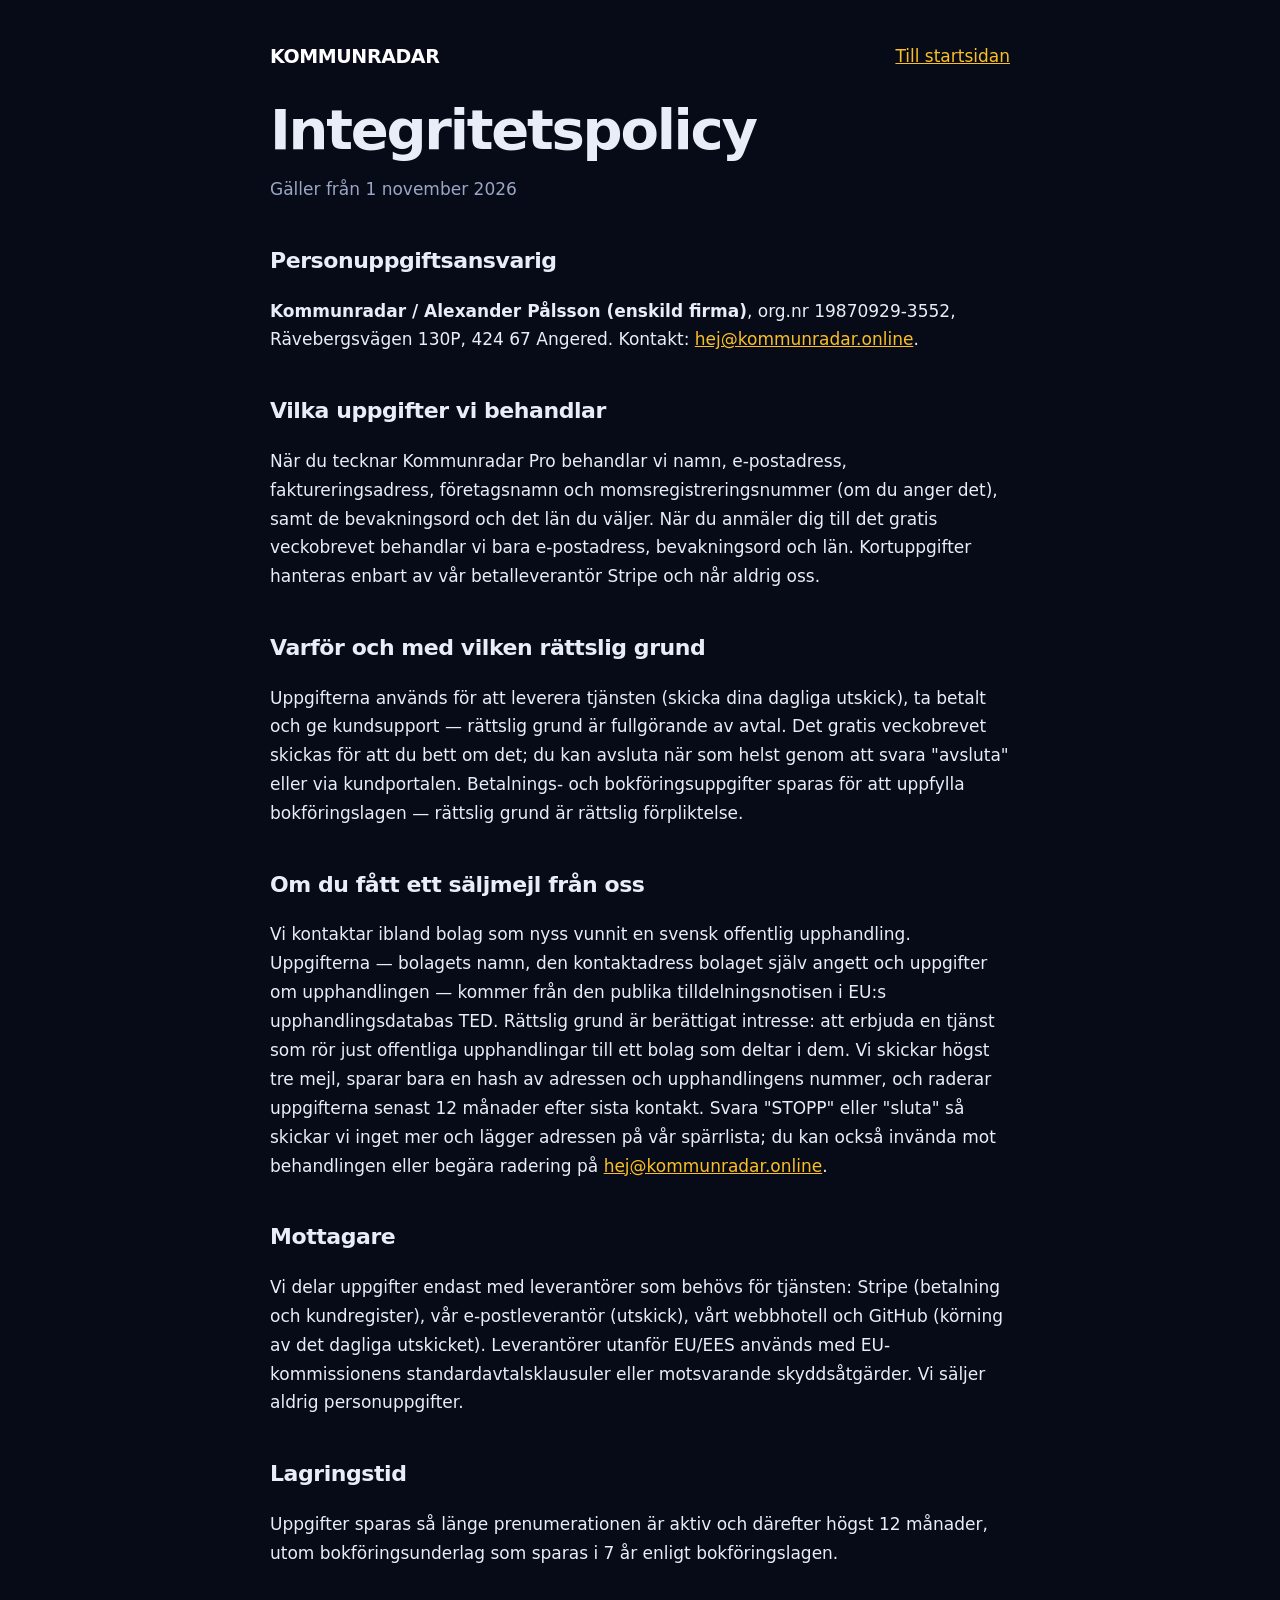
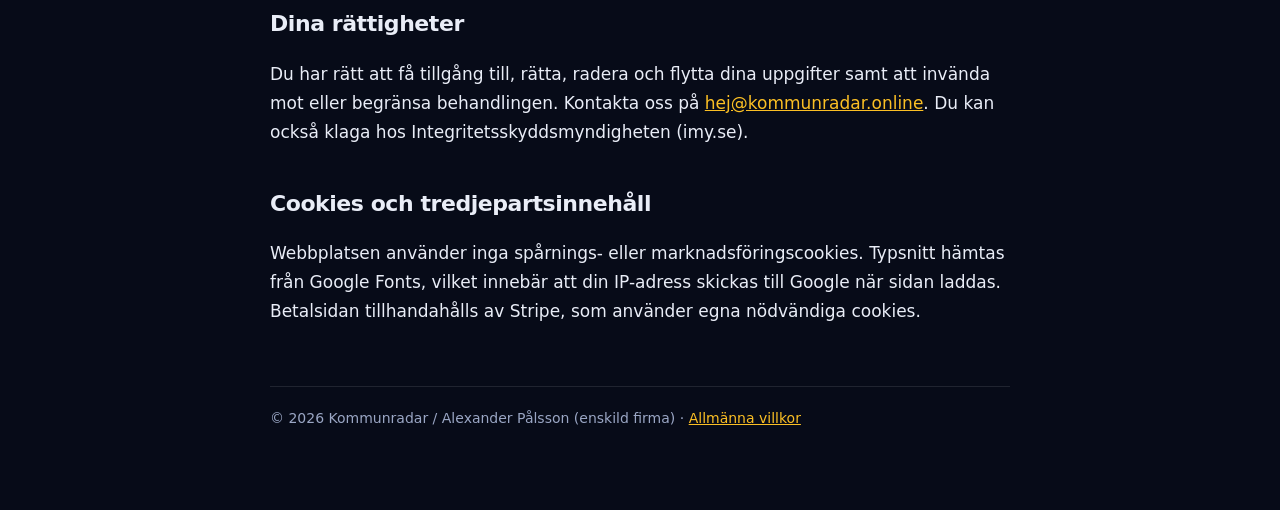
<file: integritet.html>
<!doctype html><html lang="sv"><head><meta charset="utf-8"><meta name="viewport" content="width=device-width,initial-scale=1">
<title>Integritetspolicy · Kommunradar</title><link rel="icon" href="favicon.svg"><link rel="stylesheet" href="legal.css"><script src="config.js"></script></head>
<body><main>
<div class="top"><a class="logo" href="./">KOMMUNRADAR</a><a href="./">Till startsidan</a></div>
<h1>Integritetspolicy</h1><p class="mut">Gäller från 1 november 2026</p>

<h2>Personuppgiftsansvarig</h2>
<p><b data-co="name"></b>, org.nr <span data-co="orgnr"></span>, <span data-co="address"></span>. Kontakt: <a data-co="email"></a>.</p>

<h2>Vilka uppgifter vi behandlar</h2>
<p>När du tecknar Kommunradar Pro behandlar vi namn, e-postadress, faktureringsadress, företagsnamn och momsregistreringsnummer (om du anger det), samt de bevakningsord och det län du väljer. När du anmäler dig till det gratis veckobrevet behandlar vi bara e-postadress, bevakningsord och län. Kortuppgifter hanteras enbart av vår betalleverantör Stripe och når aldrig oss.</p>

<h2>Varför och med vilken rättslig grund</h2>
<p>Uppgifterna används för att leverera tjänsten (skicka dina dagliga utskick), ta betalt och ge kundsupport — rättslig grund är fullgörande av avtal. Det gratis veckobrevet skickas för att du bett om det; du kan avsluta när som helst genom att svara "avsluta" eller via kundportalen. Betalnings- och bokföringsuppgifter sparas för att uppfylla bokföringslagen — rättslig grund är rättslig förpliktelse.</p>

<h2>Om du fått ett säljmejl från oss</h2>
<p>Vi kontaktar ibland bolag som nyss vunnit en svensk offentlig upphandling. Uppgifterna — bolagets namn, den kontaktadress bolaget själv angett och uppgifter om upphandlingen — kommer från den publika tilldelningsnotisen i EU:s upphandlingsdatabas TED. Rättslig grund är berättigat intresse: att erbjuda en tjänst som rör just offentliga upphandlingar till ett bolag som deltar i dem. Vi skickar högst tre mejl, sparar bara en hash av adressen och upphandlingens nummer, och raderar uppgifterna senast 12 månader efter sista kontakt. Svara "STOPP" eller "sluta" så skickar vi inget mer och lägger adressen på vår spärrlista; du kan också invända mot behandlingen eller begära radering på <a data-co="email"></a>.</p>

<h2>Mottagare</h2>
<p>Vi delar uppgifter endast med leverantörer som behövs för tjänsten: Stripe (betalning och kundregister), vår e-postleverantör (utskick), vårt webbhotell och GitHub (körning av det dagliga utskicket). Leverantörer utanför EU/EES används med EU-kommissionens standardavtalsklausuler eller motsvarande skyddsåtgärder. Vi säljer aldrig personuppgifter.</p>

<h2>Lagringstid</h2>
<p>Uppgifter sparas så länge prenumerationen är aktiv och därefter högst 12 månader, utom bokföringsunderlag som sparas i 7 år enligt bokföringslagen.</p>

<h2>Dina rättigheter</h2>
<p>Du har rätt att få tillgång till, rätta, radera och flytta dina uppgifter samt att invända mot eller begränsa behandlingen. Kontakta oss på <a data-co="email"></a>. Du kan också klaga hos Integritetsskyddsmyndigheten (imy.se).</p>

<h2>Cookies och tredjepartsinnehåll</h2>
<p>Webbplatsen använder inga spårnings- eller marknadsföringscookies. Typsnitt hämtas från Google Fonts, vilket innebär att din IP-adress skickas till Google när sidan laddas. Betalsidan tillhandahålls av Stripe, som använder egna nödvändiga cookies.</p>
<footer>© <span id="y"></span> <span data-co="name"></span> · <a href="villkor.html">Allmänna villkor</a></footer>
</main><script src="site.js"></script><script>document.getElementById('y').textContent=new Date().getFullYear()</script></body></html>
</file>
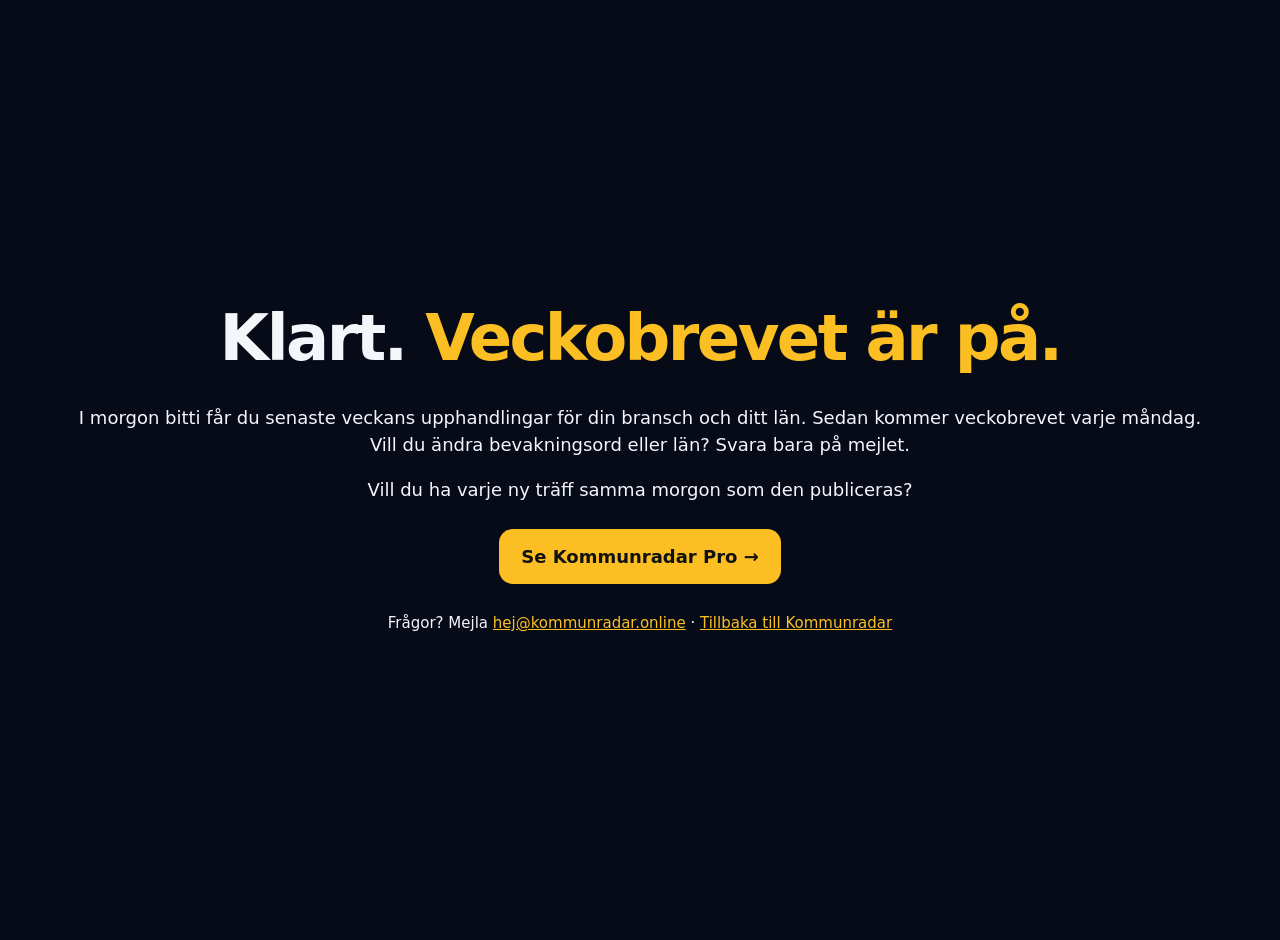
<file: tack-veckobrev.html>
<!doctype html><html lang="sv"><head><meta charset="utf-8"><meta name="viewport" content="width=device-width,initial-scale=1"><title>Klart — veckobrevet är på · Kommunradar</title><meta name="robots" content="noindex"><link rel="icon" href="favicon.svg"><script src="config.js"></script>
<style>body{margin:0;min-height:100vh;display:grid;place-items:center;background:#070b18;color:#f4f6fb;font:18px/1.5 system-ui,sans-serif;text-align:center;padding:20px}h1{font-size:clamp(36px,6vw,64px);letter-spacing:-.04em;margin:0}.y{color:#fbbf24}a{color:#fbbf24}.btn{display:inline-block;background:#fbbf24;color:#111;font-weight:800;text-decoration:none;border-radius:14px;padding:14px 22px;margin-top:8px}</style></head>
<body><main><h1>Klart. <span class="y">Veckobrevet är på.</span></h1><p>I morgon bitti får du senaste veckans upphandlingar för din bransch och ditt län. Sedan kommer veckobrevet varje måndag.<br>Vill du ändra bevakningsord eller län? Svara bara på mejlet.</p>
<p>Vill du ha varje ny träff samma morgon som den publiceras?</p><a class="btn" href="./#pris">Se Kommunradar Pro →</a>
<p style="font-size:15px;margin-top:28px">Frågor? Mejla <a data-co="email"></a> · <a href="./">Tillbaka till Kommunradar</a></p></main><script src="site.js"></script></body></html>
</file>
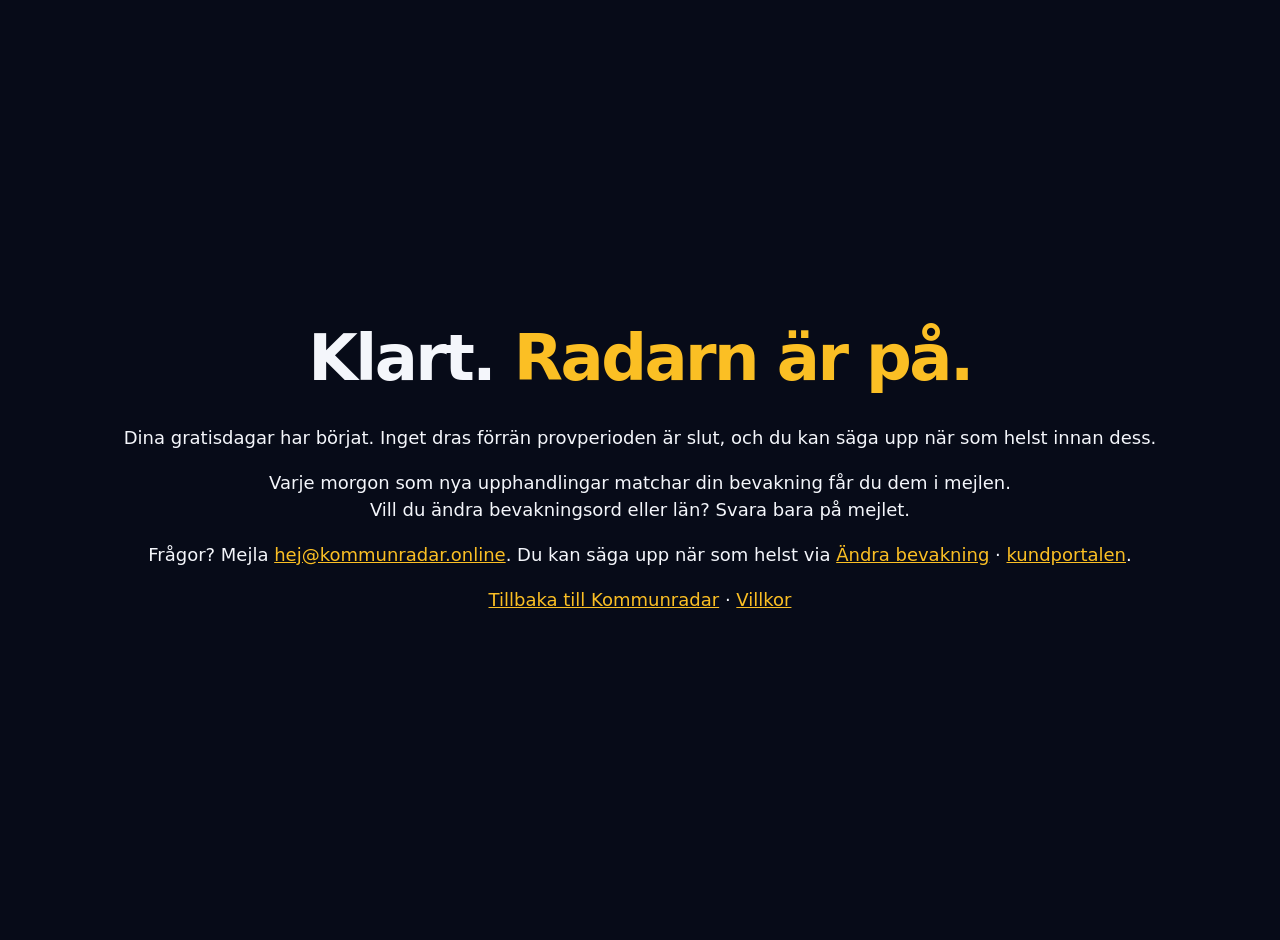
<file: tack.html>
<!doctype html><html lang="sv"><head><meta charset="utf-8"><meta name="viewport" content="width=device-width,initial-scale=1"><title>Välkommen till Kommunradar</title><meta name="robots" content="noindex"><link rel="icon" href="favicon.svg"><script src="config.js"></script>
<style>body{margin:0;min-height:100vh;display:grid;place-items:center;background:#070b18;color:#f4f6fb;font:18px/1.5 system-ui,sans-serif;text-align:center;padding:20px}h1{font-size:clamp(36px,6vw,64px);letter-spacing:-.04em;margin:0}.y{color:#fbbf24}a{color:#fbbf24}</style></head>
<body><main><h1>Klart. <span class="y">Radarn är på.</span></h1><p class="trial">Dina gratisdagar har börjat. Inget dras förrän provperioden är slut, och du kan säga upp när som helst innan dess.</p><p>Varje morgon som nya upphandlingar matchar din bevakning får du dem i mejlen.<br>Vill du ändra bevakningsord eller län? Svara bara på mejlet.</p><p>Frågor? Mejla <a data-co="email"></a>. Du kan säga upp när som helst via <a data-portal>kundportalen</a>.</p>
<p><a href="./">Tillbaka till Kommunradar</a> · <a href="villkor.html">Villkor</a></p></main><script src="site.js"></script><script>if((window.KOMMUNRADAR||{}).trialDays===0)document.querySelectorAll('.trial').forEach(e=>e.remove())</script></body></html>
</file>
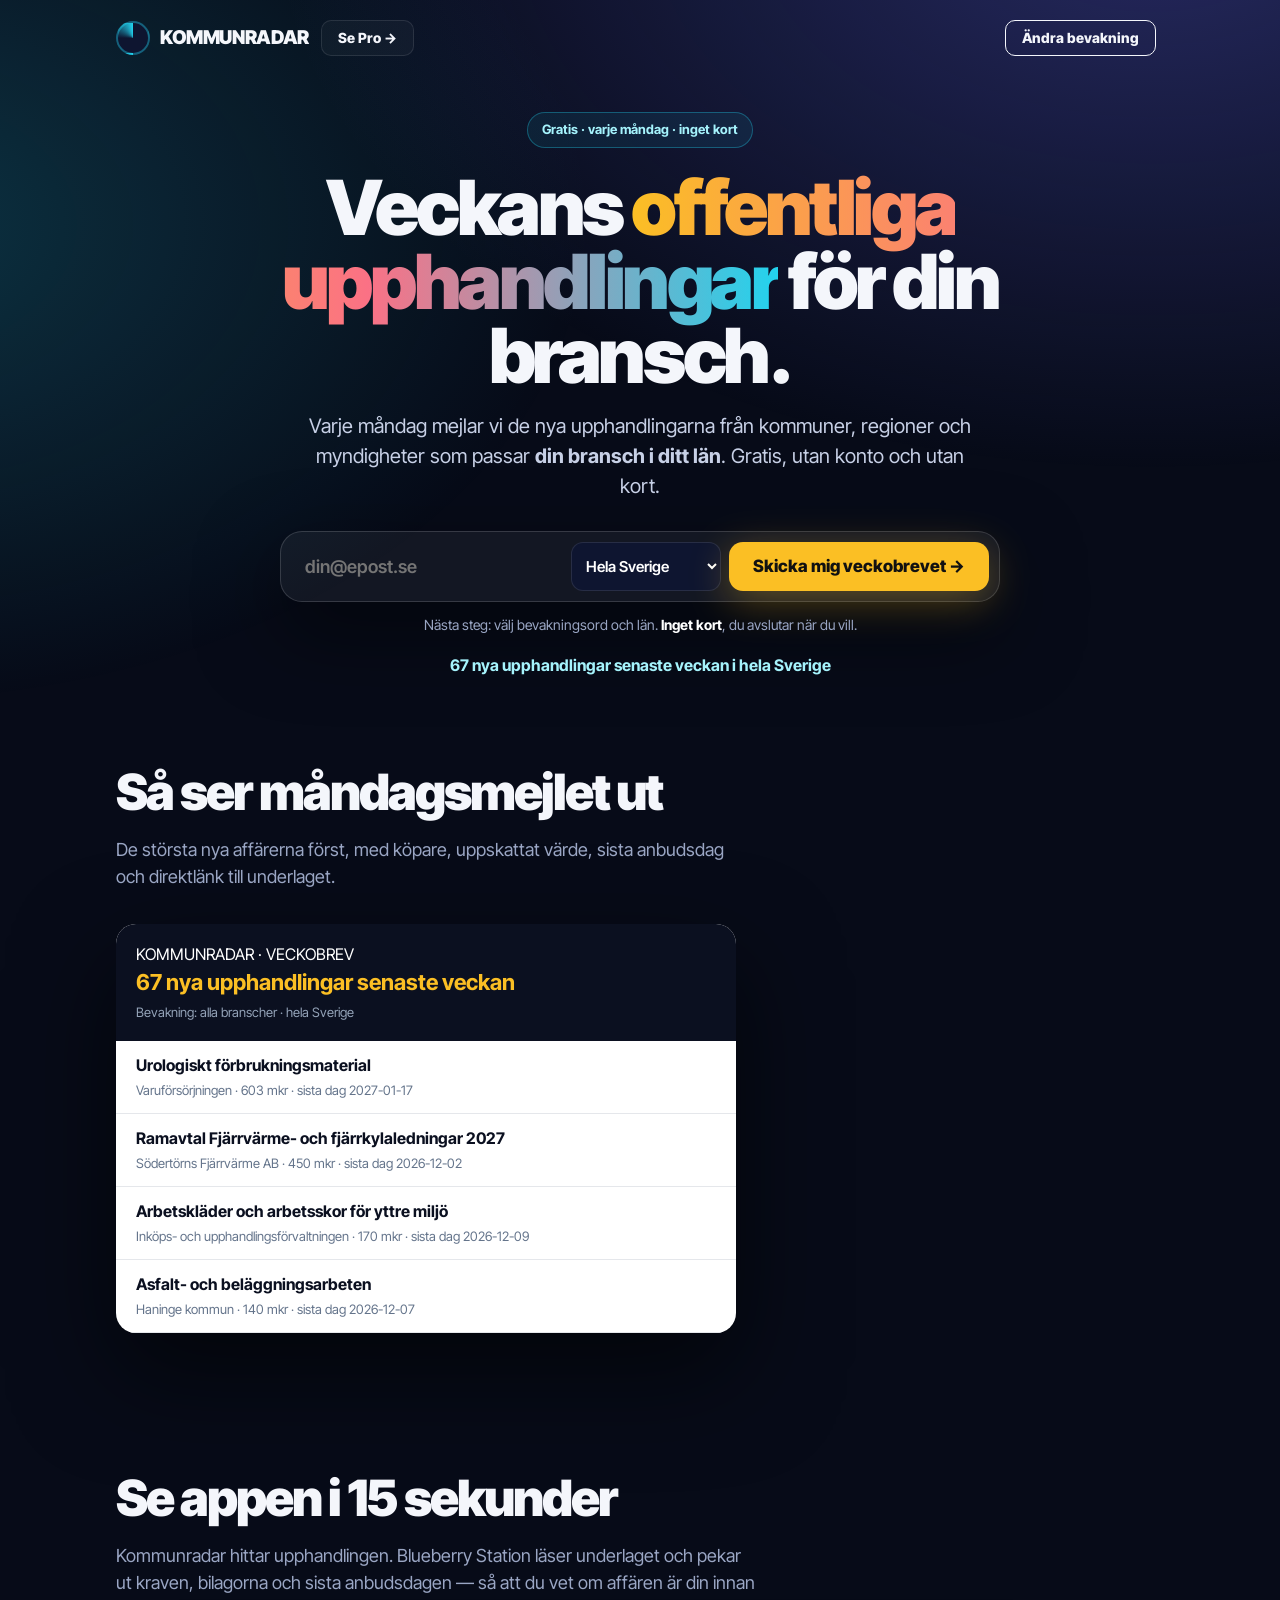
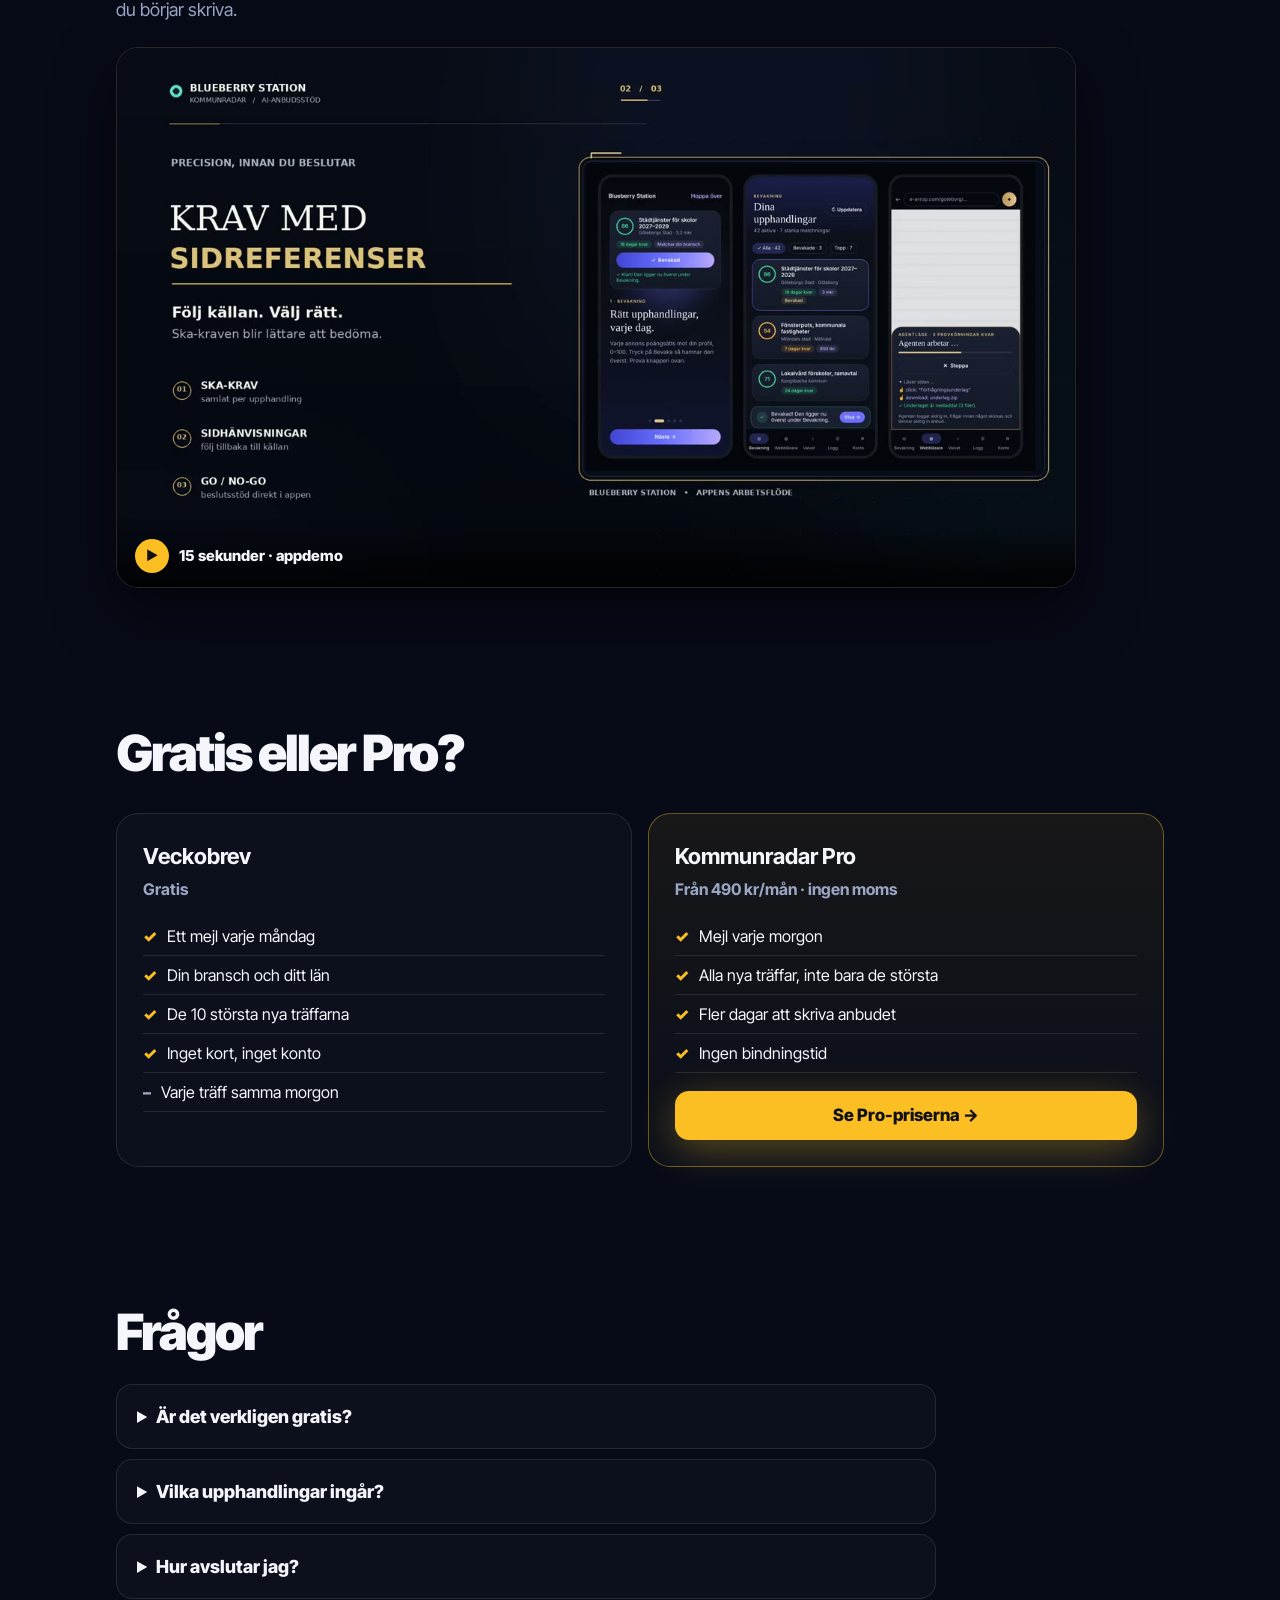
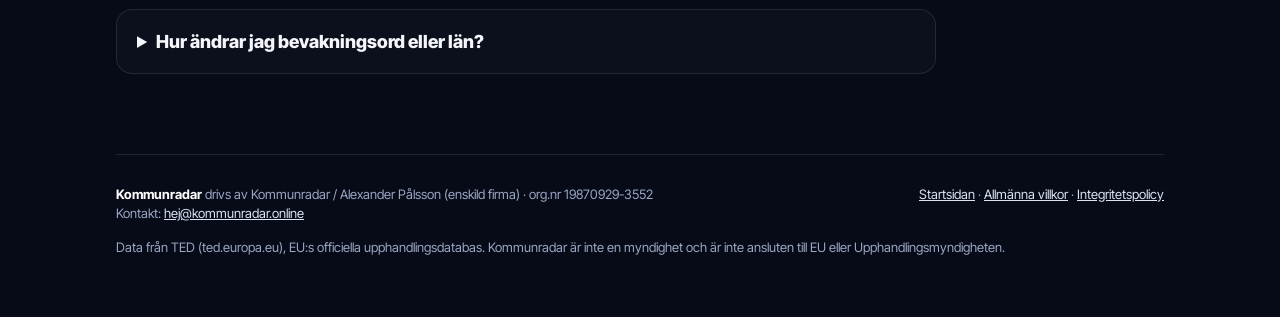
<file: veckobrev.html>
<!doctype html>
<html lang="sv"><head><meta charset="utf-8">
<meta name="viewport" content="width=device-width,initial-scale=1,viewport-fit=cover">
<title>Gratis veckobrev — offentliga upphandlingar i din bransch · Kommunradar</title>
<meta name="description" content="Gratis varje måndag: veckans nya offentliga upphandlingar för din bransch och ditt län. Inget kort, inget konto. Avsluta när du vill.">
<meta property="og:title" content="Veckans offentliga upphandlingar för din bransch — gratis varje måndag">
<meta property="og:description" content="Kommunradars gratis veckobrev: nya upphandlingar från kommuner, regioner och myndigheter, filtrerade på din bransch och ditt län.">
<meta name="theme-color" content="#070b18">
<link rel="canonical" href="https://kommunradar.online/veckobrev.html">
<meta property="og:url" content="https://kommunradar.online/veckobrev.html">
<meta property="og:type" content="website">
<link rel="icon" href="favicon.svg">
<link rel="preconnect" href="https://fonts.googleapis.com"><link rel="preconnect" href="https://fonts.gstatic.com" crossorigin>
<link href="https://fonts.googleapis.com/css2?family=Inter+Tight:wght@500;700;800;900&display=swap" rel="stylesheet">
<script src="config.js"></script>
<!--ga:s-->
<script async src="https://www.googletagmanager.com/gtag/js?id=G-64NBW3KQKJ"></script>
<script>window.dataLayer=window.dataLayer||[];function gtag(){dataLayer.push(arguments);}gtag('js',new Date());gtag('config','G-64NBW3KQKJ');</script>
<!--ga:e-->
<style>
:root{--ink:#070b18;--ink2:#0e1530;--line:#ffffff1a;--mut:#9aa6c4;--txt:#f4f6fb;--y:#fbbf24;--o:#fb7185;--c:#22d3ee}
*{box-sizing:border-box}
body{margin:0;background:var(--ink);color:var(--txt);font:16px/1.5 "Inter Tight",system-ui,-apple-system,"Segoe UI",sans-serif;overflow-x:hidden}
a{color:inherit}.w{max-width:1080px;margin:auto;padding:0 16px}
.glow{position:fixed;inset:0;pointer-events:none;background:radial-gradient(55rem 35rem at 90% -10%,#6366f155,transparent),radial-gradient(45rem 30rem at -10% 25%,#22d3ee33,transparent)}
header{display:flex;justify-content:space-between;align-items:center;padding:20px 0;position:relative;gap:12px}
.logo{display:flex;gap:10px;align-items:center;font-weight:900;letter-spacing:-.02em;font-size:19px;text-decoration:none}
.radar{width:34px;height:34px;border-radius:50%;background:conic-gradient(from 0deg,#22d3ee00 0 270deg,#22d3ee 360deg),#0e1530;border:2px solid #22d3ee66;animation:spin 3s linear infinite}
@keyframes spin{to{transform:rotate(360deg)}}
.btn{display:inline-flex;align-items:center;justify-content:center;gap:8px;border:0;border-radius:14px;padding:16px 24px;font:800 17px/1 "Inter Tight",system-ui,sans-serif;text-decoration:none;cursor:pointer;transition:transform .15s}
.btn:hover{transform:translateY(-2px)}.y{background:var(--y);color:#111;box-shadow:0 10px 40px #fbbf2455}.g{border:1px solid var(--line);color:var(--txt);background:#ffffff08}
.sm{padding:10px 16px;font-size:14px;border-radius:10px}
.hero{position:relative;padding:36px 0 20px;text-align:center}
.pill{display:inline-flex;gap:8px;align-items:center;border:1px solid #22d3ee55;background:#22d3ee14;color:#a5f3fc;border-radius:99px;padding:7px 14px;font-size:13px;font-weight:700}
h1{font-size:clamp(38px,6.5vw,76px);line-height:.98;letter-spacing:-.045em;margin:22px auto 0;max-width:940px;font-weight:900}
.num{background:linear-gradient(90deg,var(--y),var(--o),var(--c));-webkit-background-clip:text;background-clip:text;color:transparent}
.lead{font-size:clamp(17px,2vw,20px);color:#c7d0e6;max-width:680px;margin:18px auto 0}
.form{max-width:720px;margin:30px auto 0;background:#ffffff0d;border:1px solid #ffffff26;border-radius:22px;padding:10px;display:flex;gap:8px;box-shadow:0 30px 80px #0008}
.form input{flex:1;min-width:0;background:transparent;border:0;outline:0;color:#fff;font:600 18px "Inter Tight",system-ui,sans-serif;padding:12px 14px}
.form select{background:#0e1530;color:#fff;border:1px solid var(--line);border-radius:12px;padding:0 10px;font:600 15px "Inter Tight",system-ui,sans-serif;max-width:34%}
.note{color:var(--mut);font-size:14px;margin-top:12px}.note b{color:#fff}
.live{margin-top:18px;color:#a5f3fc;font-weight:700;min-height:24px}
section{padding:70px 0;position:relative}
h2{font-size:clamp(30px,4.5vw,50px);line-height:1.02;letter-spacing:-.04em;margin:0;font-weight:900}
.sub{color:var(--mut);font-size:18px;max-width:640px}
.cols{display:grid;grid-template-columns:1fr 1fr;gap:16px;margin-top:34px}
.box{border:1px solid var(--line);border-radius:22px;padding:26px;background:#ffffff06}
.box.pro{border-color:#fbbf2466;background:linear-gradient(180deg,#fbbf2412,#ffffff04)}
.box h3{margin:0 0 4px;font-size:22px}.box .p{color:var(--mut);font-weight:700}
.box ul{list-style:none;padding:0;margin:16px 0 0}.box li{padding:7px 0;border-bottom:1px solid var(--line)}.box li:before{content:"✓";color:var(--y);font-weight:900;margin-right:10px}
.box li.no:before{content:"–";color:var(--mut)}
.inbox{background:#fff;color:#0b1020;border-radius:20px;overflow:hidden;box-shadow:0 40px 100px #0009;margin-top:34px;max-width:620px}
.inbox .top{background:#0b1020;color:#fff;padding:18px 20px}.inbox .top b{color:var(--y);font-size:22px;display:block}
.inbox .row{padding:12px 20px;border-bottom:1px solid #e5e7eb}.inbox .row b{display:block}.inbox .row span{color:#64748b;font-size:13px}
.vid{position:relative;display:block;margin-top:24px;border:1px solid #ffffff26;border-radius:22px;overflow:hidden;background:#000;max-width:960px;text-decoration:none;box-shadow:0 24px 60px #0009}
.vid img{display:block;width:100%;height:auto;aspect-ratio:16/9;object-fit:cover}
.vid .play{position:absolute;inset:auto 0 0 0;display:flex;gap:10px;align-items:center;padding:14px 18px;background:linear-gradient(180deg,#0000,#000c);font-weight:800;font-size:15px}
.vid .play i{display:inline-grid;place-items:center;width:34px;height:34px;border-radius:50%;background:var(--y);color:#111;font-size:13px;font-style:normal}
details{border:1px solid var(--line);border-radius:16px;padding:18px 20px;margin-bottom:10px;background:#ffffff06}summary{cursor:pointer;font-weight:800;font-size:18px}details p{color:var(--mut);margin:10px 0 0}
footer{color:var(--mut);font-size:13px;padding:30px 0 60px;border-top:1px solid var(--line)}footer a{color:#dbe3f5}
@media(max-width:760px){.form{flex-wrap:wrap}.form select{max-width:none;flex:1;padding:12px}.form .btn{width:100%}.cols{grid-template-columns:1fr}.hide-m{display:none}}
@media(prefers-reduced-motion:reduce){.radar{animation:none}}
</style></head><body><div class="glow"></div>
<div class="w">
<header><a class="logo" href="./"><span class="radar"></span>KOMMUNRADAR</a><a class="btn g sm hide-m" href="./#pris">Se Pro →</a></header>

<div class="hero">
  <span class="pill">Gratis · varje måndag · inget kort</span>
  <h1>Veckans <span class="num">offentliga upphandlingar</span> för din bransch.</h1>
  <p class="lead">Varje måndag mejlar vi de nya upphandlingarna från kommuner, regioner och myndigheter som passar <b>din bransch i ditt län</b>. Gratis, utan konto och utan kort.</p>
  <form class="form" id="f">
    <input id="email" type="email" required placeholder="din@epost.se" autocomplete="email" aria-label="E-postadress">
    <select id="lan" aria-label="Län"><option value="">Hela Sverige</option></select>
    <button class="btn y" type="submit">Skicka mig veckobrevet →</button>
  </form>
  <p class="note">Nästa steg: välj bevakningsord och län. <b>Inget kort</b>, du avslutar när du vill.</p>
  <div class="live" id="live"></div>
</div>

<section>
  <h2>Så ser måndagsmejlet ut</h2>
  <p class="sub">De största nya affärerna först, med köpare, uppskattat värde, sista anbudsdag och direktlänk till underlaget.</p>
  <div class="inbox"><div class="top">KOMMUNRADAR · VECKOBREV<b id="mailn">Nya upphandlingar för dig senaste veckan</b><span style="color:#94a3b8;font-size:13px" id="mailq">Bevakning: alla branscher · hela Sverige</span></div><div id="mailrows"></div></div>
</section>

<section>
  <h2>Se appen i 15 sekunder</h2>
  <p class="sub">Kommunradar hittar upphandlingen. Blueberry Station läser underlaget och pekar ut kraven, bilagorna och sista anbudsdagen — så att du vet om affären är din innan du börjar skriva.</p>
  <a class="vid" href="video.html" aria-label="Spela videon: Blueberry Station i 15 sekunder">
    <img src="media/blueberry-teaser-poster.jpg" alt="Skärmbild från Blueberry Station" width="1280" height="720" loading="lazy" decoding="async">
    <span class="play"><i>▶</i> 15 sekunder · appdemo</span>
  </a>
</section>

<section>
  <h2>Gratis eller Pro?</h2>
  <div class="cols">
    <div class="box"><h3>Veckobrev</h3><div class="p">Gratis</div>
      <ul><li>Ett mejl varje måndag</li><li>Din bransch och ditt län</li><li>De 10 största nya träffarna</li><li>Inget kort, inget konto</li><li class="no">Varje träff samma morgon</li></ul></div>
    <div class="box pro"><h3>Kommunradar Pro</h3><div class="p">Från 490 kr/mån · ingen moms</div>
      <ul><li>Mejl varje morgon</li><li>Alla nya träffar, inte bara de största</li><li>Fler dagar att skriva anbudet</li><li>Ingen bindningstid</li></ul>
      <a class="btn y" href="./#pris" style="margin-top:18px;width:100%">Se Pro-priserna →</a></div>
  </div>
</section>

<section>
  <h2>Frågor</h2>
  <div style="margin-top:26px;max-width:820px">
    <details><summary>Är det verkligen gratis?</summary><p>Ja. Veckobrevet kostar 0 kr och vi frågar aldrig efter kort. Anmälan går via vår betalleverantör Stripe, som också är vårt kundregister — därför står det "prenumeration" i kassan, men inget debiteras.</p></details>
    <details><summary>Vilka upphandlingar ingår?</summary><p>Svenska anbudsförfrågningar som publiceras i TED, EU:s officiella databas — upphandlingar över EU:s tröskelvärden från kommuner, regioner, myndigheter och kommunala bolag. Mindre direktupphandlingar under tröskelvärdena publiceras inte där.</p></details>
    <details><summary>Hur avslutar jag?</summary><p>Svara "avsluta" på valfritt veckobrev, eller avsluta själv i <a data-portal>kundportalen</a>.</p></details>
    <details><summary>Hur ändrar jag bevakningsord eller län?</summary><p>Svara på veckobrevet med dina nya ord eller län, så uppdaterar vi.</p></details>
  </div>
</section>

<footer><div style="display:flex;justify-content:space-between;gap:24px;flex-wrap:wrap">
  <div><b style="color:#fff">Kommunradar</b> drivs av <span data-co="name"></span> · org.nr <span data-co="orgnr"></span><br>Kontakt: <a data-co="email"></a></div>
  <div><a href="./">Startsidan</a> · <a href="villkor.html">Allmänna villkor</a> · <a href="integritet.html">Integritetspolicy</a></div>
</div>
<div style="margin-top:14px">Data från TED (ted.europa.eu), EU:s officiella upphandlingsdatabas. Kommunradar är inte en myndighet och är inte ansluten till EU eller Upphandlingsmyndigheten.</div></footer>
</div>

<script>
const $=id=>document.getElementById(id),E=s=>String(s??'').replace(/[&<>"']/g,c=>({'&':'&amp;','<':'&lt;','>':'&gt;','"':'&quot;',"'":'&#39;'}[c]));
const CFG=window.KOMMUNRADAR||{},fmt=n=>n.toLocaleString('sv-SE');
const mkr=v=>!v?'':v>=1e9?(v/1e9).toFixed(1).replace('.',',')+' mdr kr':v>=1e6?Math.round(v/1e6)+' mkr':Math.round(v/1e3)+' tkr';
// Signup goes to the free Stripe link with the email prefilled. Without freeLink, fall back to the main page.
$('f').onsubmit=e=>{e.preventDefault();const em=$('email').value.trim();
  if(!CFG.freeLink){location.href='./#pris';return}
  location.href=CFG.freeLink+(CFG.freeLink.includes('?')?'&':'?')+'prefilled_email='+encodeURIComponent(em)};
let L=[];const wk=new Date(Date.now()-7*864e5).toISOString().slice(0,10);
function preview(){
  const lan=$('lan').value,inLan=l=>!lan||!(l.regions||[l.region]).filter(Boolean).length||(l.regions||[l.region]).includes(lan);
  const week=L.filter(l=>l.published>=wk&&inLan(l)).sort((a,b)=>(b.value_sek||0)-(a.value_sek||0));
  if(!L.length)return;
  $('live').textContent=`${fmt(week.length)} nya upphandlingar senaste veckan i ${lan||'hela Sverige'}`;
  $('mailn').textContent=`${week.length} nya upphandlingar senaste veckan`;$('mailq').textContent='Bevakning: alla branscher · '+(lan||'hela Sverige');
  $('mailrows').innerHTML=week.slice(0,4).map(l=>`<div class="row"><b>${E(l.title)}</b><span>${E(l.buyer)}${l.value_sek?' · '+mkr(l.value_sek):''}${l.deadline?' · sista dag '+E(l.deadline):''}</span></div>`).join('');
}
$('lan').onchange=preview;
const DATA=CFG.dataUrl||'https://raw.githubusercontent.com/studiolex031/kommunradar-feed/main/leads.json';
const getJSON=u=>fetch(u,{cache:'no-store'}).then(r=>{if(!r.ok)throw r.status;return r.json()});
Promise.allSettled([getJSON(DATA),getJSON('leads.json')]).then(rs=>{const ok=rs.filter(r=>r.status==='fulfilled'&&(r.value.leads||[]).length).map(r=>r.value).sort((a,b)=>String(b.updated).localeCompare(String(a.updated)));if(!ok.length)throw 'no data';
  L=ok[0].leads;[...new Set(L.flatMap(l=>l.regions||[l.region]).filter(Boolean))].sort((a,b)=>a.localeCompare(b,'sv')).forEach(r=>$('lan').add(new Option(r,r)));preview()}).catch(()=>{});
</script>
<script src="site.js"></script>
</body></html>
</file>
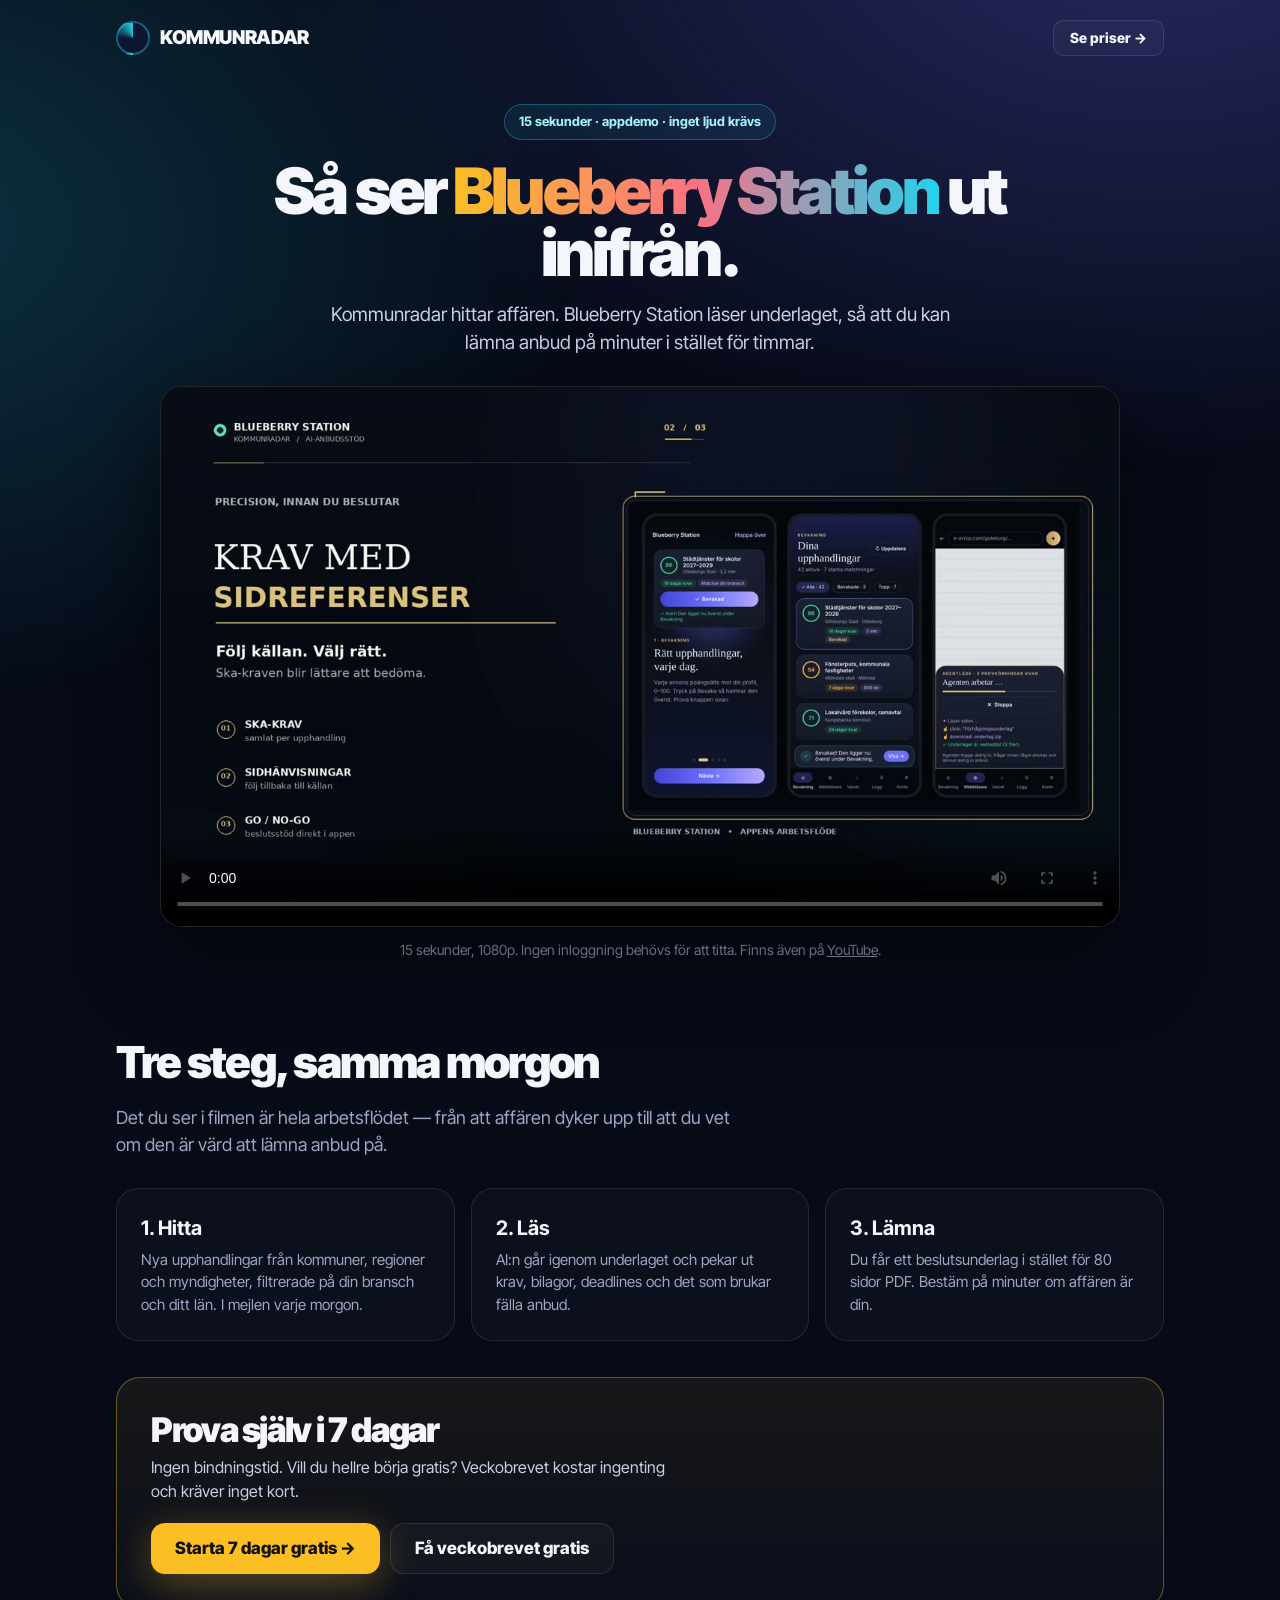
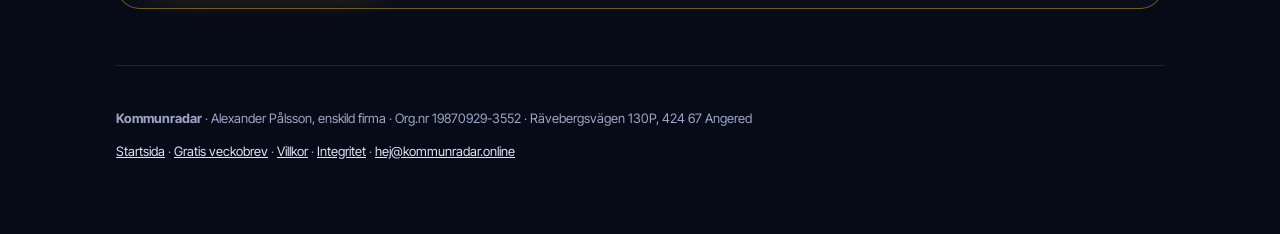
<file: video.html>
<!doctype html>
<html lang="sv"><head><meta charset="utf-8">
<meta name="viewport" content="width=device-width,initial-scale=1,viewport-fit=cover">
<title>Blueberry Station — 15 sekunder inifrån appen · Kommunradar</title>
<meta name="description" content="Se hur Blueberry Station ser ut inifrån: upphandlingar för din bransch och ditt län, och en AI som läser underlaget åt dig. 15 sekunder, ingen inloggning.">
<meta property="og:title" content="15 sekunder inifrån Blueberry Station">
<meta property="og:description" content="Kommunradar hittar affären. Blueberry Station hjälper dig vinna den. Se appen i 15 sekunder.">
<meta property="og:type" content="video.other">
<meta property="og:url" content="https://kommunradar.online/video.html">
<meta property="og:video" content="https://kommunradar.online/media/blueberry-teaser.mp4">
<meta property="og:video:type" content="video/mp4">
<meta property="og:video:width" content="1920">
<meta property="og:video:height" content="1080">
<meta property="og:image" content="https://kommunradar.online/media/blueberry-teaser-poster.jpg">
<meta name="twitter:card" content="player">
<meta name="twitter:title" content="15 sekunder inifrån Blueberry Station">
<meta name="twitter:image" content="https://kommunradar.online/media/blueberry-teaser-poster.jpg">
<meta name="theme-color" content="#070b18">
<link rel="canonical" href="https://kommunradar.online/video.html">
<link rel="icon" href="favicon.svg">
<link rel="preconnect" href="https://fonts.googleapis.com"><link rel="preconnect" href="https://fonts.gstatic.com" crossorigin>
<link href="https://fonts.googleapis.com/css2?family=Inter+Tight:wght@500;700;800;900&display=swap" rel="stylesheet">
<script src="config.js"></script>
<!--ga:s-->
<script async src="https://www.googletagmanager.com/gtag/js?id=G-64NBW3KQKJ"></script>
<script>window.dataLayer=window.dataLayer||[];function gtag(){dataLayer.push(arguments);}gtag('js',new Date());gtag('config','G-64NBW3KQKJ');</script>
<!--ga:e-->
<style>
:root{--ink:#070b18;--ink2:#0e1530;--line:#ffffff1a;--mut:#9aa6c4;--txt:#f4f6fb;--y:#fbbf24;--o:#fb7185;--c:#22d3ee}
*{box-sizing:border-box}
body{margin:0;background:var(--ink);color:var(--txt);font:16px/1.5 "Inter Tight",system-ui,-apple-system,"Segoe UI",sans-serif;overflow-x:hidden}
a{color:inherit}.w{max-width:1080px;margin:auto;padding:0 16px}
.glow{position:fixed;inset:0;pointer-events:none;background:radial-gradient(55rem 35rem at 90% -10%,#6366f155,transparent),radial-gradient(45rem 30rem at -10% 25%,#22d3ee33,transparent)}
header{display:flex;justify-content:space-between;align-items:center;padding:20px 0;position:relative;gap:12px}
.logo{display:flex;gap:10px;align-items:center;font-weight:900;letter-spacing:-.02em;font-size:19px;text-decoration:none}
.radar{width:34px;height:34px;border-radius:50%;background:conic-gradient(from 0deg,#22d3ee00 0 270deg,#22d3ee 360deg),#0e1530;border:2px solid #22d3ee66;animation:spin 3s linear infinite}
@keyframes spin{to{transform:rotate(360deg)}}
.btn{display:inline-flex;align-items:center;justify-content:center;gap:8px;border:0;border-radius:14px;padding:16px 24px;font:800 17px/1 "Inter Tight",system-ui,sans-serif;text-decoration:none;cursor:pointer;transition:transform .15s}
.btn:hover{transform:translateY(-2px)}.y{background:var(--y);color:#111;box-shadow:0 10px 40px #fbbf2455}.g{border:1px solid var(--line);color:var(--txt);background:#ffffff08}
.sm{padding:10px 16px;font-size:14px;border-radius:10px}
.hero{position:relative;padding:28px 0 10px;text-align:center}
.pill{display:inline-flex;gap:8px;align-items:center;border:1px solid #22d3ee55;background:#22d3ee14;color:#a5f3fc;border-radius:99px;padding:7px 14px;font-size:13px;font-weight:700}
h1{font-size:clamp(34px,5.6vw,64px);line-height:.98;letter-spacing:-.045em;margin:20px auto 0;max-width:900px;font-weight:900}
.num{background:linear-gradient(90deg,var(--y),var(--o),var(--c));-webkit-background-clip:text;background-clip:text;color:transparent}
.lead{font-size:clamp(16px,2vw,19px);color:#c7d0e6;max-width:660px;margin:16px auto 0}
.player{position:relative;margin:28px auto 0;max-width:960px;border:1px solid #ffffff26;border-radius:22px;overflow:hidden;background:#000;box-shadow:0 30px 80px #0009}
.player video{display:block;width:100%;height:auto;aspect-ratio:16/9}
.note{color:var(--mut);font-size:14px;margin-top:12px}
section{padding:56px 0;position:relative}
h2{font-size:clamp(28px,4vw,44px);line-height:1.04;letter-spacing:-.04em;margin:0;font-weight:900}
.sub{color:var(--mut);font-size:18px;max-width:640px}
.cols{display:grid;grid-template-columns:repeat(3,1fr);gap:16px;margin-top:30px}
.box{border:1px solid var(--line);border-radius:22px;padding:24px;background:#ffffff06}
.box h3{margin:0 0 6px;font-size:20px}
.box p{color:var(--mut);margin:0;font-size:15px}
.cta{margin-top:36px;background:linear-gradient(180deg,#fbbf2412,#ffffff04);border:1px solid #fbbf2466;border-radius:24px;padding:34px;display:flex;gap:20px;align-items:center;justify-content:space-between;flex-wrap:wrap}
.cta h2{font-size:clamp(24px,3vw,34px)}
.cta p{color:#c7d0e6;margin:8px 0 0;max-width:520px}
.btns{display:flex;gap:10px;flex-wrap:wrap}
footer{color:var(--mut);font-size:13px;padding:30px 0 60px;border-top:1px solid var(--line)}
footer a{color:#dbe3f5}
@media(max-width:760px){.cols{grid-template-columns:1fr}.cta{padding:24px}.hide-m{display:none}}
@media(prefers-reduced-motion:reduce){.radar{animation:none}}
</style>
<script type="application/ld+json">
{"@context":"https://schema.org","@type":"VideoObject",
"name":"Blueberry Station — 15 sekunder inifrån appen",
"description":"Kort genomgång av Blueberry Station: upphandlingar för din bransch och ditt län, och en AI som läser underlaget.",
"thumbnailUrl":"https://kommunradar.online/media/blueberry-teaser-poster.jpg",
"uploadDate":"2026-11-17",
"duration":"PT15S",
"contentUrl":"https://kommunradar.online/media/blueberry-teaser.mp4",
"embedUrl":"https://youtu.be/X7FXJC06hb8",
"publisher":{"@type":"Organization","name":"Kommunradar","url":"https://kommunradar.online/"}}
</script>
</head><body><div class="glow"></div>
<div class="w">
<header><a class="logo" href="./"><span class="radar"></span>KOMMUNRADAR</a><a class="btn g sm hide-m" href="./#pris">Se priser →</a></header>

<div class="hero">
  <span class="pill">15 sekunder · appdemo · inget ljud krävs</span>
  <h1>Så ser <span class="num">Blueberry Station</span> ut inifrån.</h1>
  <p class="lead">Kommunradar hittar affären. Blueberry Station läser underlaget, så att du kan lämna anbud på minuter i stället för timmar.</p>
  <div class="player">
    <video id="v" controls playsinline preload="metadata" poster="media/blueberry-teaser-poster.jpg" width="1920" height="1080">
      <source src="media/blueberry-teaser.mp4" type="video/mp4">
      Din webbläsare kan inte spela videon. <a href="media/blueberry-teaser.mp4">Ladda ner den här.</a>
    </video>
  </div>
  <p class="note">15 sekunder, 1080p. Ingen inloggning behövs för att titta. Finns även på <a href="https://youtu.be/X7FXJC06hb8" target="_blank" rel="noopener">YouTube</a>.</p>
</div>

<section>
  <h2>Tre steg, samma morgon</h2>
  <p class="sub">Det du ser i filmen är hela arbetsflödet — från att affären dyker upp till att du vet om den är värd att lämna anbud på.</p>
  <div class="cols">
    <div class="box"><h3>1. Hitta</h3><p>Nya upphandlingar från kommuner, regioner och myndigheter, filtrerade på din bransch och ditt län. I mejlen varje morgon.</p></div>
    <div class="box"><h3>2. Läs</h3><p>AI:n går igenom underlaget och pekar ut krav, bilagor, deadlines och det som brukar fälla anbud.</p></div>
    <div class="box"><h3>3. Lämna</h3><p>Du får ett beslutsunderlag i stället för 80 sidor PDF. Bestäm på minuter om affären är din.</p></div>
  </div>

  <div class="cta">
    <div>
      <h2>Prova själv i 7 dagar</h2>
      <p>Ingen bindningstid. Vill du hellre börja gratis? Veckobrevet kostar ingenting och kräver inget kort.</p>
    </div>
    <div class="btns">
      <a class="btn y" id="trial" href="https://buy.stripe.com/00weVc9o4gnh0MB8msg7e02">Starta 7 dagar gratis →</a>
      <a class="btn g" id="free" href="https://buy.stripe.com/8x2dR857O1sn7aZ0U0g7e05">Få veckobrevet gratis</a>
    </div>
  </div>
</section>

<footer>
  <p><b>Kommunradar</b> · Alexander Pålsson, enskild firma · Org.nr 19870929-3552 · Rävebergsvägen 130P, 424 67 Angered</p>
  <p><a href="./">Startsida</a> · <a href="veckobrev.html">Gratis veckobrev</a> · <a href="villkor.html">Villkor</a> · <a href="integritet.html">Integritet</a> · <a href="mailto:hej@kommunradar.online">hej@kommunradar.online</a></p>
</footer>
</div>
<script>
(function(){
  var c = window.KOMMUNRADAR || {};
  if (c.paymentLink) document.getElementById('trial').href = c.paymentLink;
  if (c.freeLink) document.getElementById('free').href = c.freeLink;
  var v = document.getElementById('v'), sent = false;
  v.addEventListener('play', function(){
    if (sent) return; sent = true;
    if (window.gtag) gtag('event', 'video_play', {video: 'blueberry-teaser-15s', placement: 'video.html'});
  });
  v.addEventListener('ended', function(){
    if (window.gtag) gtag('event', 'video_complete', {video: 'blueberry-teaser-15s'});
  });
})();
</script>
</body></html>
</file>
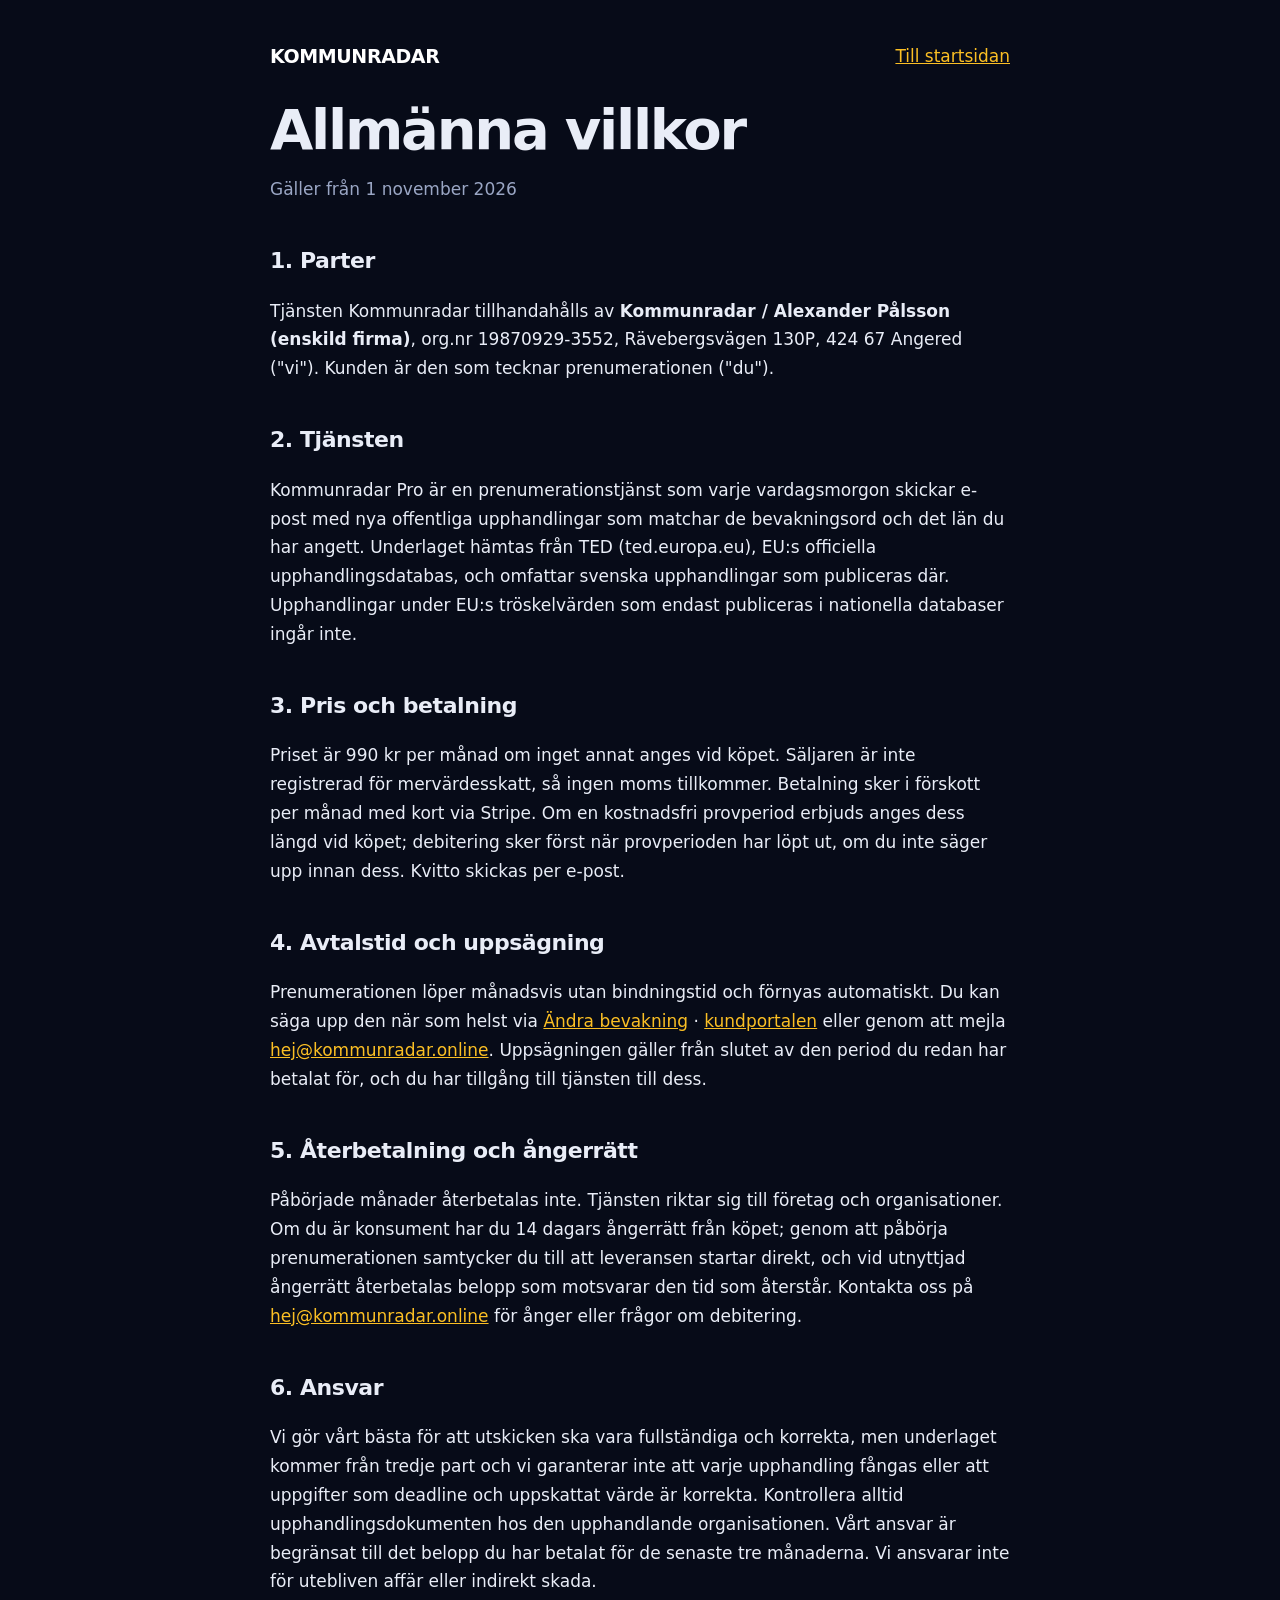
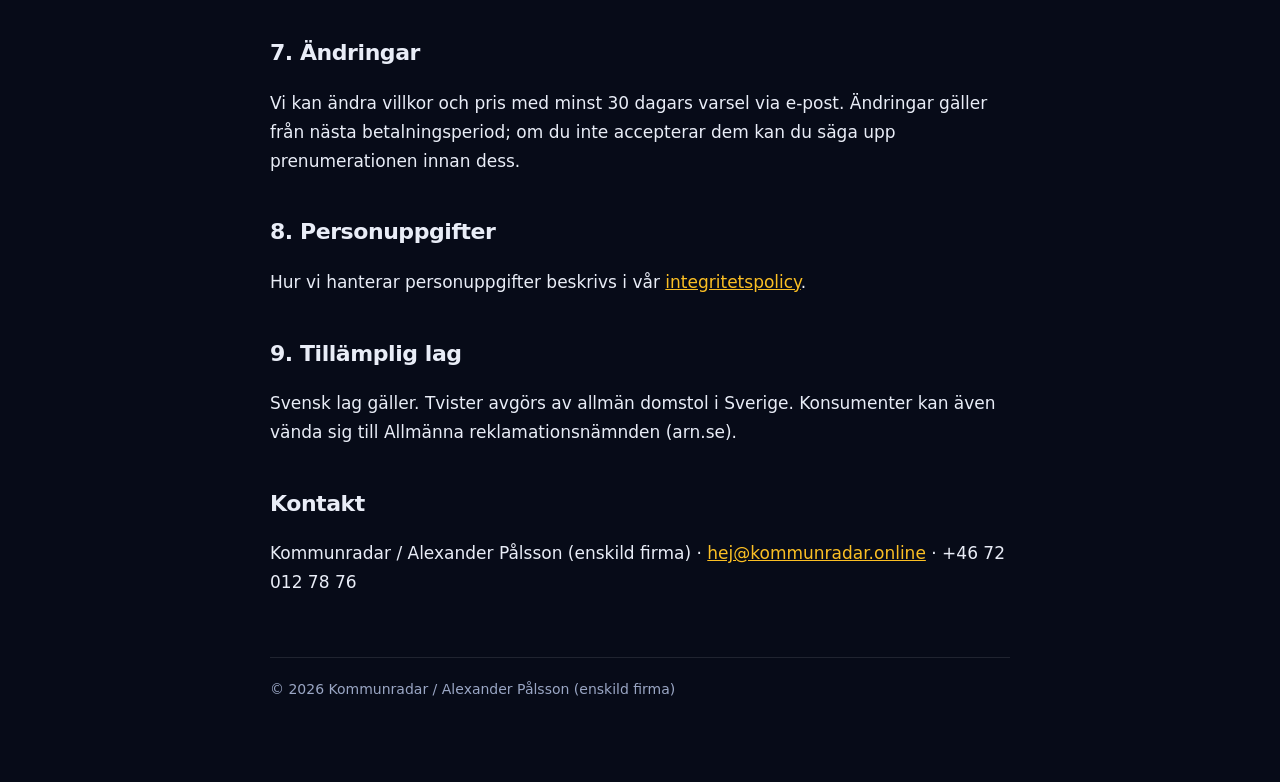
<file: villkor.html>
<!doctype html><html lang="sv"><head><meta charset="utf-8"><meta name="viewport" content="width=device-width,initial-scale=1">
<title>Allmänna villkor · Kommunradar</title><link rel="icon" href="favicon.svg"><link rel="stylesheet" href="legal.css"><script src="config.js"></script></head>
<body><main>
<div class="top"><a class="logo" href="./">KOMMUNRADAR</a><a href="./">Till startsidan</a></div>
<h1>Allmänna villkor</h1><p class="mut">Gäller från 1 november 2026</p>

<h2>1. Parter</h2>
<p>Tjänsten Kommunradar tillhandahålls av <b data-co="name"></b>, org.nr <span data-co="orgnr"></span>, <span data-co="address"></span> ("vi"). Kunden är den som tecknar prenumerationen ("du").</p>

<h2>2. Tjänsten</h2>
<p>Kommunradar Pro är en prenumerationstjänst som varje vardagsmorgon skickar e-post med nya offentliga upphandlingar som matchar de bevakningsord och det län du har angett. Underlaget hämtas från TED (ted.europa.eu), EU:s officiella upphandlingsdatabas, och omfattar svenska upphandlingar som publiceras där. Upphandlingar under EU:s tröskelvärden som endast publiceras i nationella databaser ingår inte.</p>

<h2>3. Pris och betalning</h2>
<p>Priset är 990 kr per månad om inget annat anges vid köpet. Säljaren är inte registrerad för mervärdesskatt, så ingen moms tillkommer. Betalning sker i förskott per månad med kort via Stripe. Om en kostnadsfri provperiod erbjuds anges dess längd vid köpet; debitering sker först när provperioden har löpt ut, om du inte säger upp innan dess. Kvitto skickas per e-post.</p>

<h2>4. Avtalstid och uppsägning</h2>
<p>Prenumerationen löper månadsvis utan bindningstid och förnyas automatiskt. Du kan säga upp den när som helst via <a data-portal>kundportalen</a> eller genom att mejla <a data-co="email"></a>. Uppsägningen gäller från slutet av den period du redan har betalat för, och du har tillgång till tjänsten till dess.</p>

<h2>5. Återbetalning och ångerrätt</h2>
<p>Påbörjade månader återbetalas inte. Tjänsten riktar sig till företag och organisationer. Om du är konsument har du 14 dagars ångerrätt från köpet; genom att påbörja prenumerationen samtycker du till att leveransen startar direkt, och vid utnyttjad ångerrätt återbetalas belopp som motsvarar den tid som återstår. Kontakta oss på <a data-co="email"></a> för ånger eller frågor om debitering.</p>

<h2>6. Ansvar</h2>
<p>Vi gör vårt bästa för att utskicken ska vara fullständiga och korrekta, men underlaget kommer från tredje part och vi garanterar inte att varje upphandling fångas eller att uppgifter som deadline och uppskattat värde är korrekta. Kontrollera alltid upphandlingsdokumenten hos den upphandlande organisationen. Vårt ansvar är begränsat till det belopp du har betalat för de senaste tre månaderna. Vi ansvarar inte för utebliven affär eller indirekt skada.</p>

<h2>7. Ändringar</h2>
<p>Vi kan ändra villkor och pris med minst 30 dagars varsel via e-post. Ändringar gäller från nästa betalningsperiod; om du inte accepterar dem kan du säga upp prenumerationen innan dess.</p>

<h2>8. Personuppgifter</h2>
<p>Hur vi hanterar personuppgifter beskrivs i vår <a href="integritet.html">integritetspolicy</a>.</p>

<h2>9. Tillämplig lag</h2>
<p>Svensk lag gäller. Tvister avgörs av allmän domstol i Sverige. Konsumenter kan även vända sig till Allmänna reklamationsnämnden (arn.se).</p>

<h2>Kontakt</h2>
<p><span data-co="name"></span> · <a data-co="email"></a><span data-row> · <span data-co="phone" data-optional></span></span></p>
<footer>© <span id="y"></span> <span data-co="name"></span></footer>
</main><script src="site.js"></script><script>document.getElementById('y').textContent=new Date().getFullYear()</script></body></html>
</file>
<file: legal.css>
:root{--ink:#070b18;--mut:#9aa6c4;--line:#ffffff1a;--y:#fbbf24}
*{box-sizing:border-box}body{margin:0;background:var(--ink);color:#e9edf7;font:17px/1.7 "Inter Tight",system-ui,-apple-system,"Segoe UI",sans-serif}
main{max-width:780px;margin:auto;padding:40px 20px 80px}
a{color:var(--y)}h1{font-size:clamp(36px,6vw,56px);line-height:1;letter-spacing:-.04em;margin:30px 0 10px}
h2{font-size:22px;margin:38px 0 8px;letter-spacing:-.02em}.mut{color:var(--mut)}
.top{display:flex;justify-content:space-between;align-items:center}.logo{font-weight:900;letter-spacing:-.02em;color:#fff;text-decoration:none;font-size:19px}
footer{border-top:1px solid var(--line);margin-top:60px;padding-top:20px;color:var(--mut);font-size:14px}
</file>
